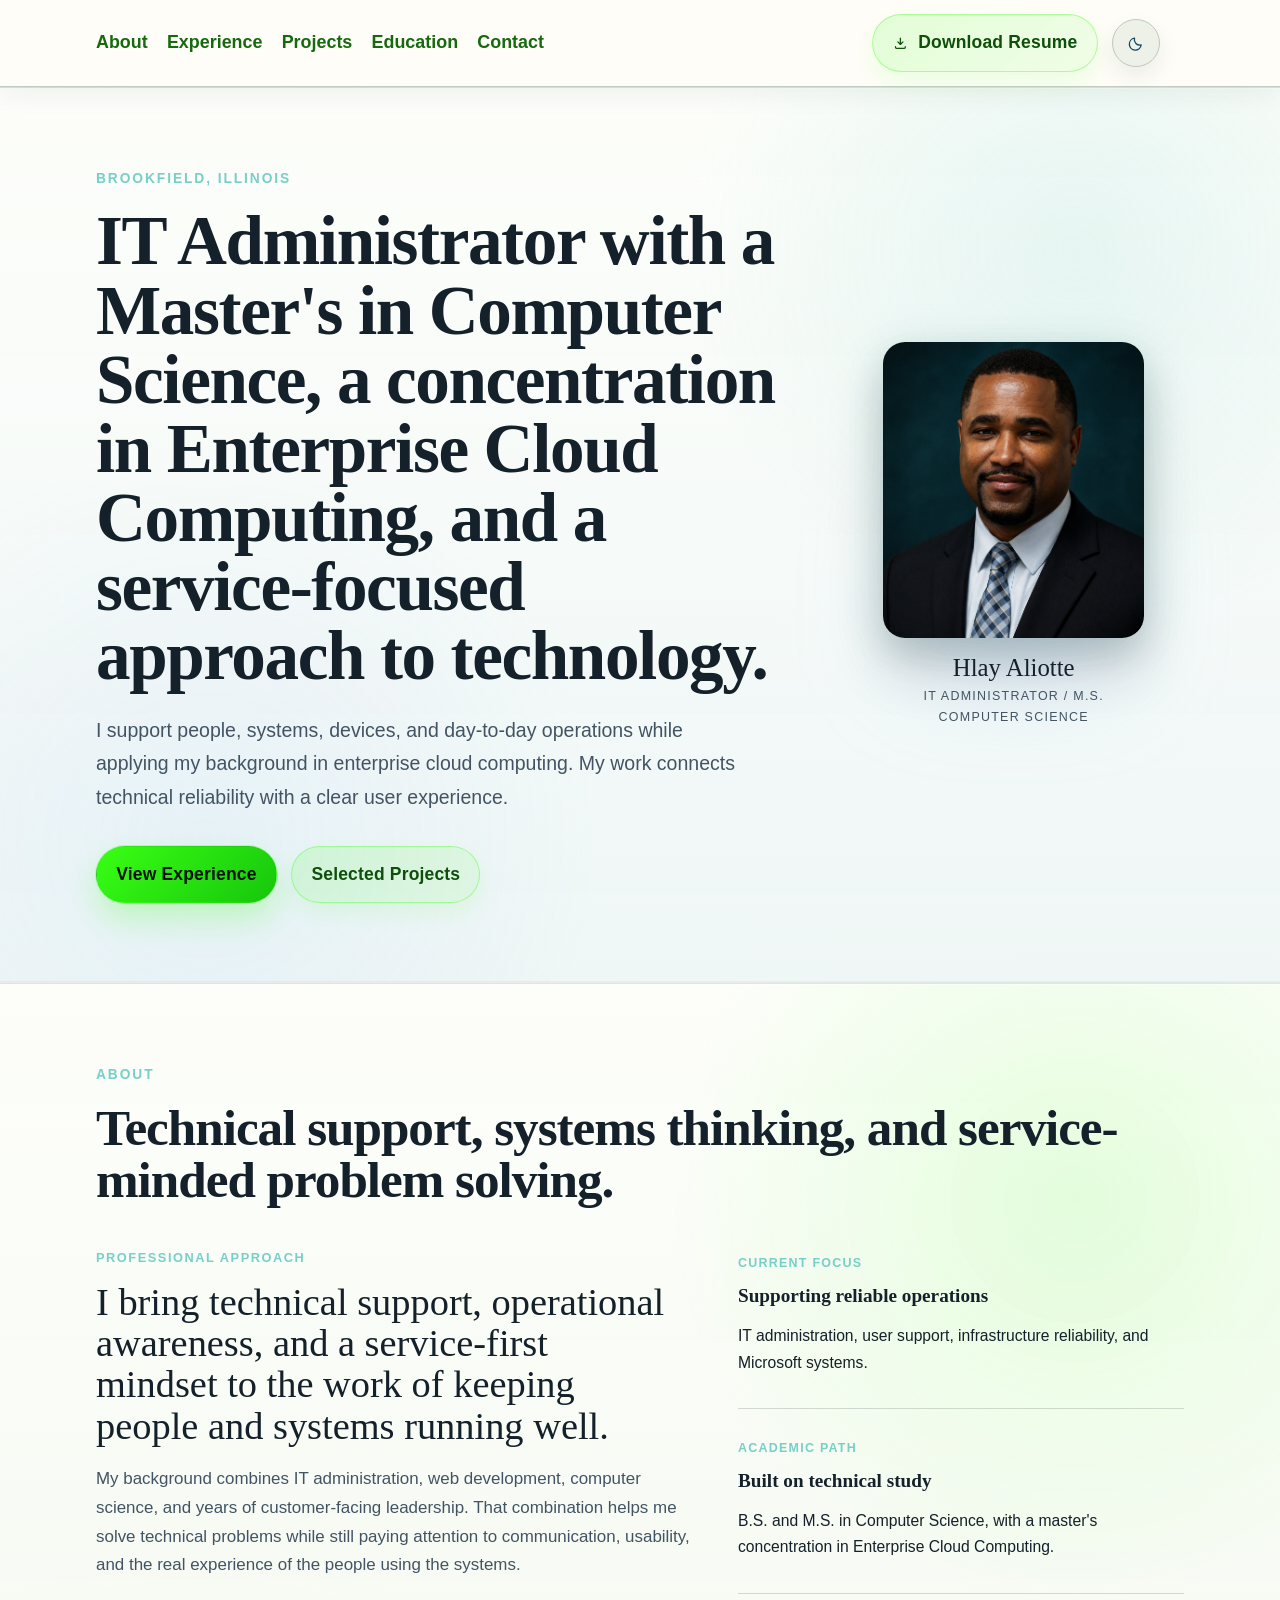
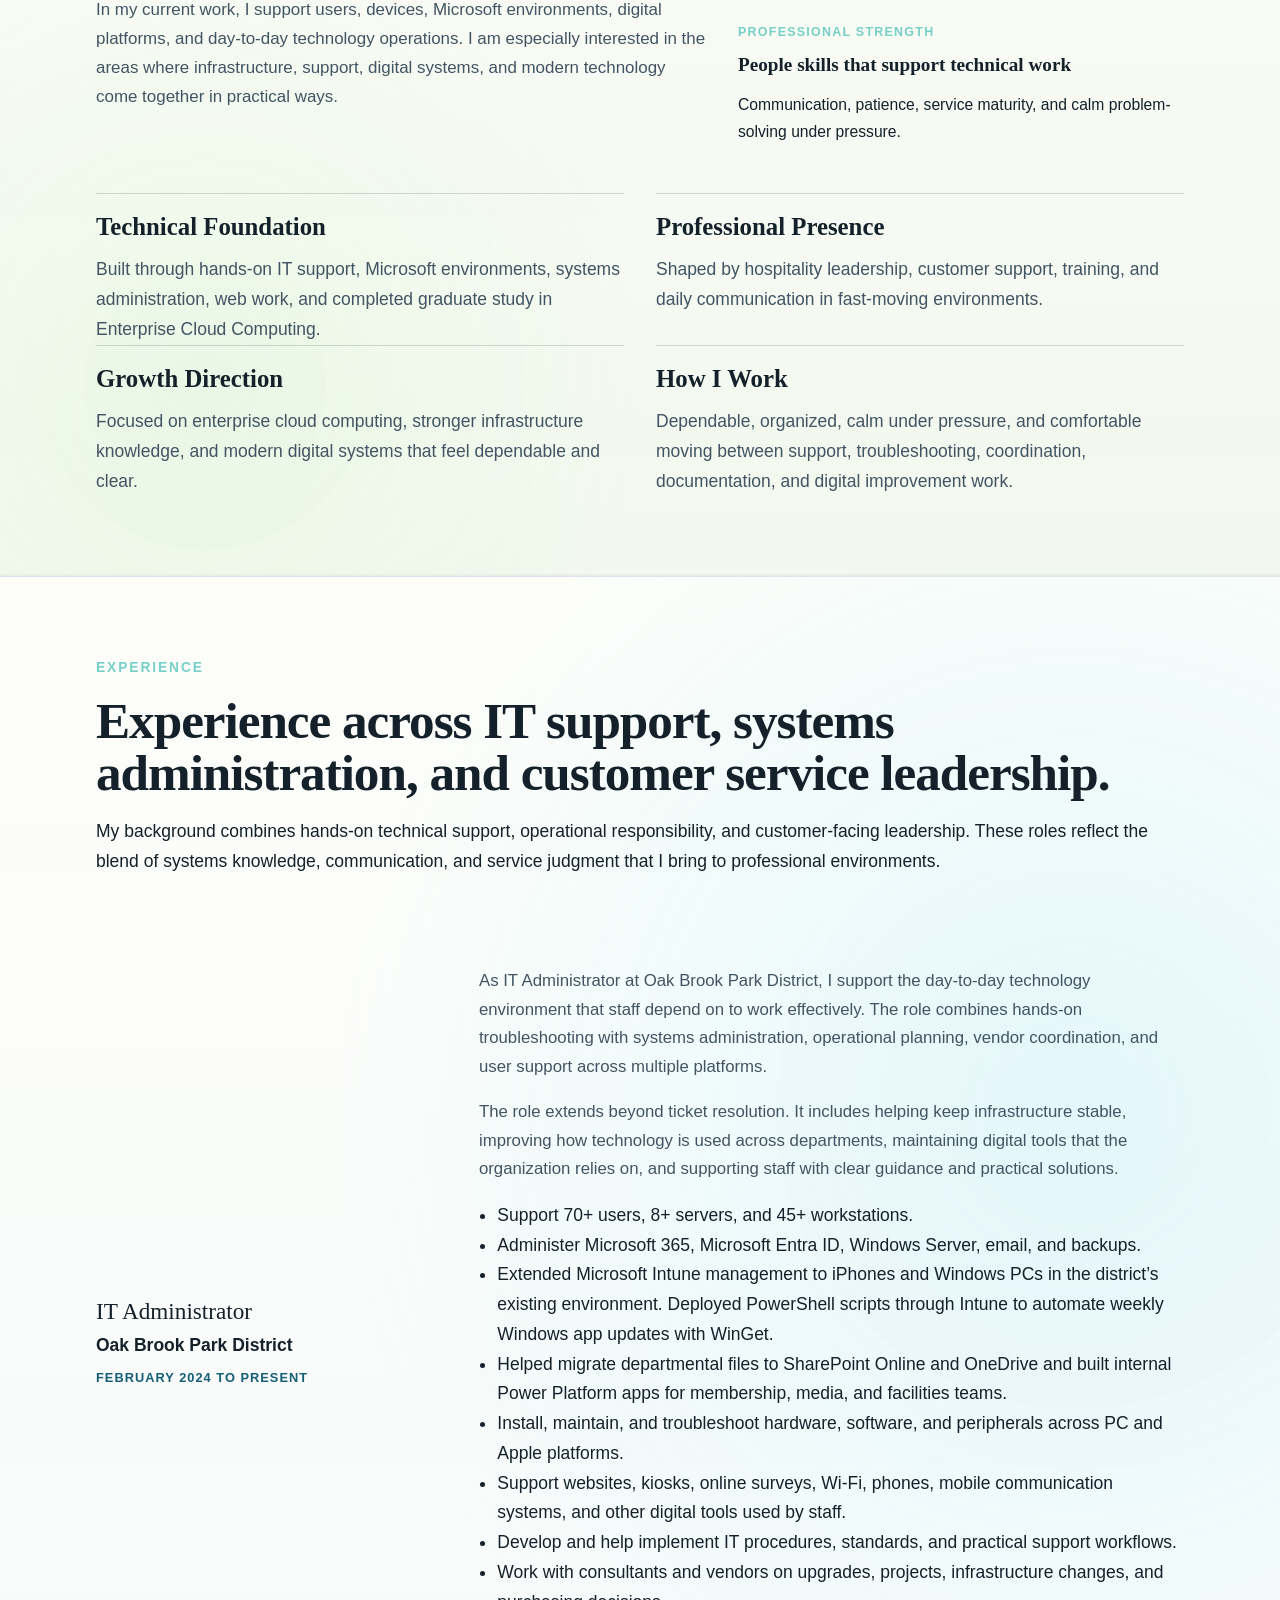
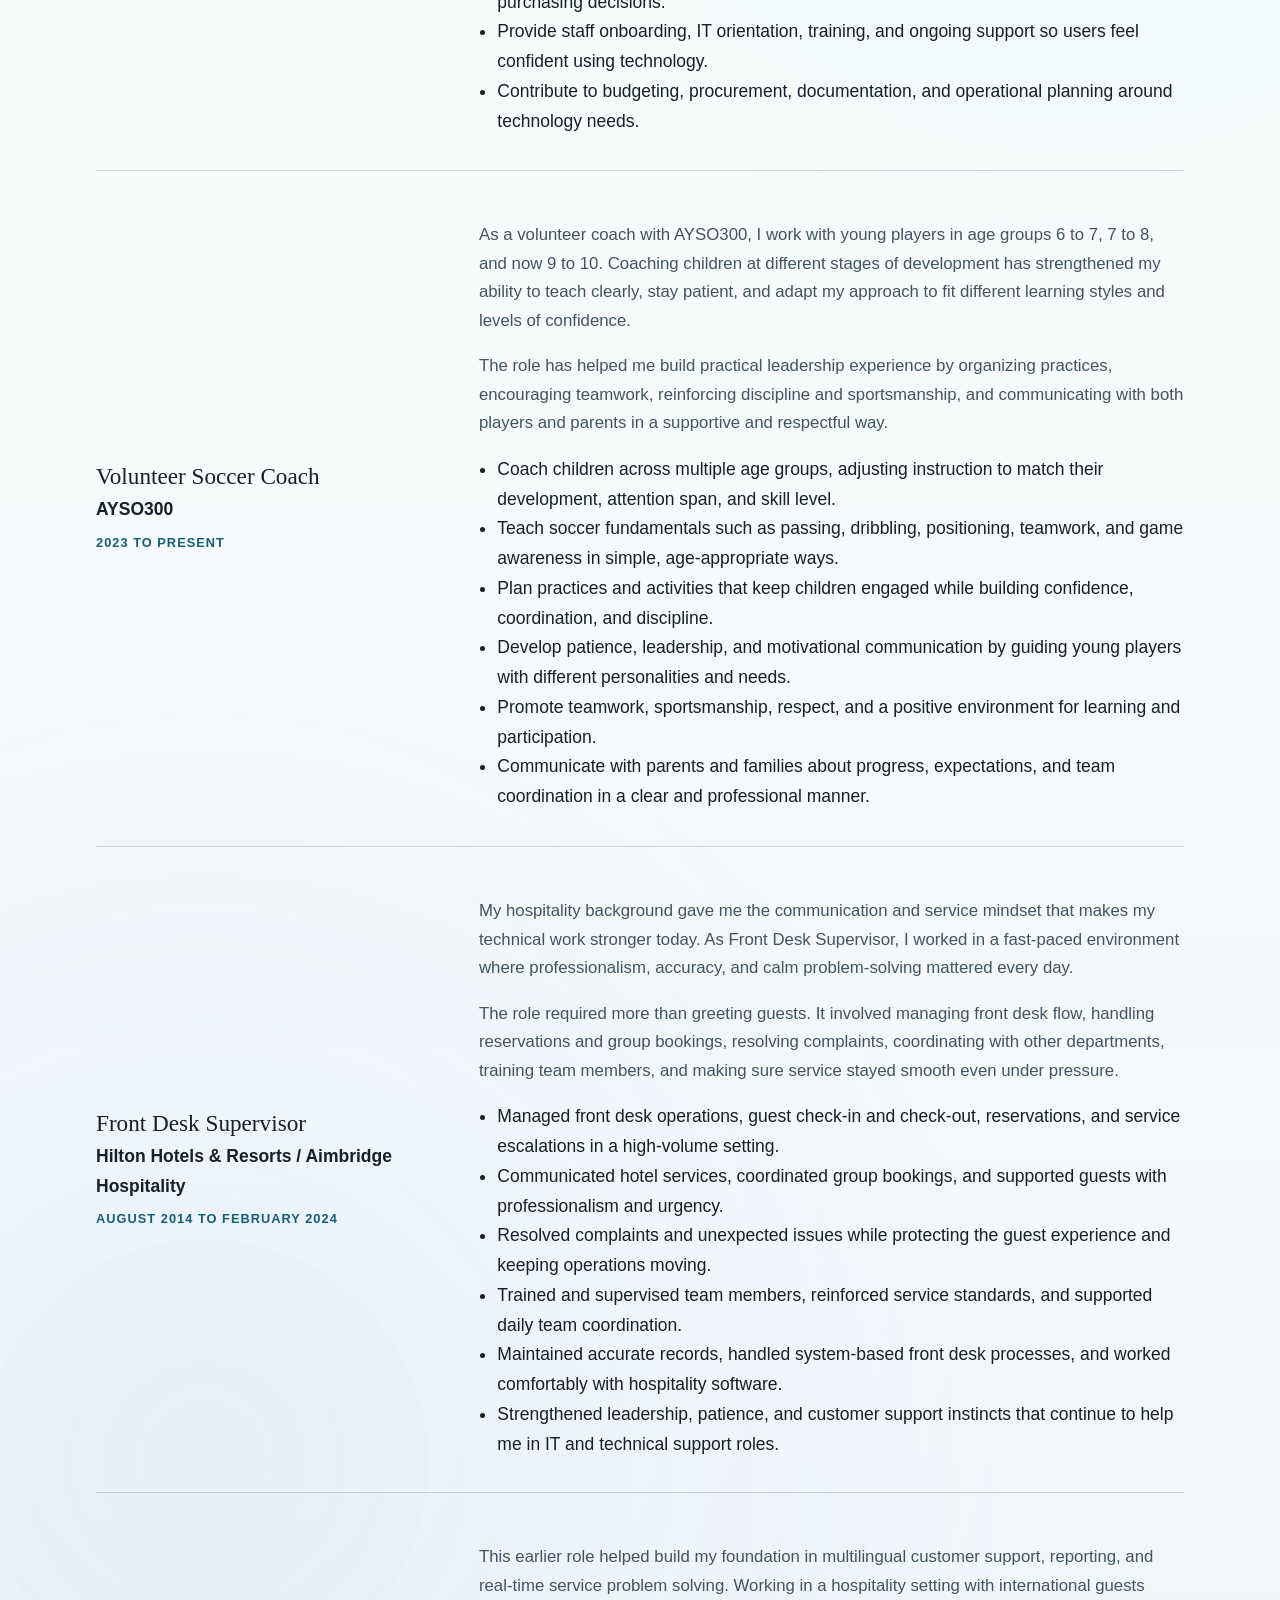
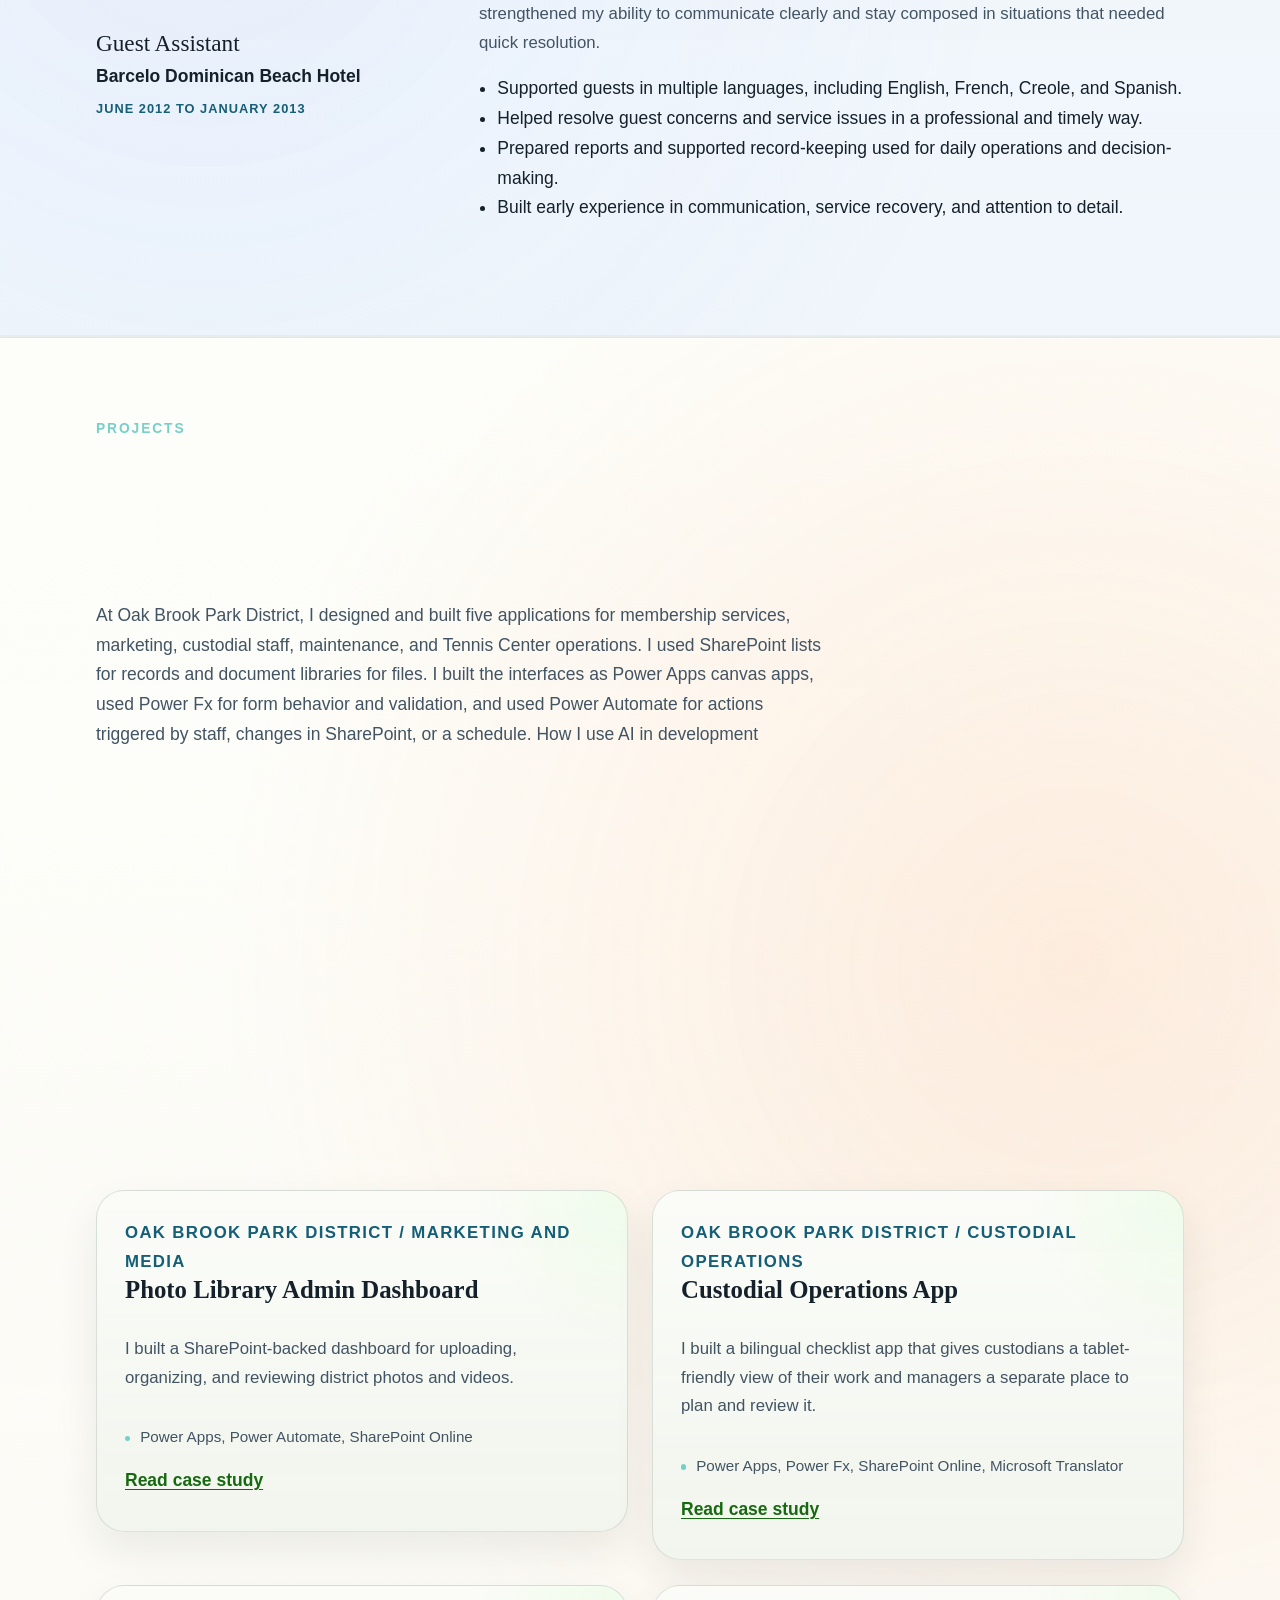
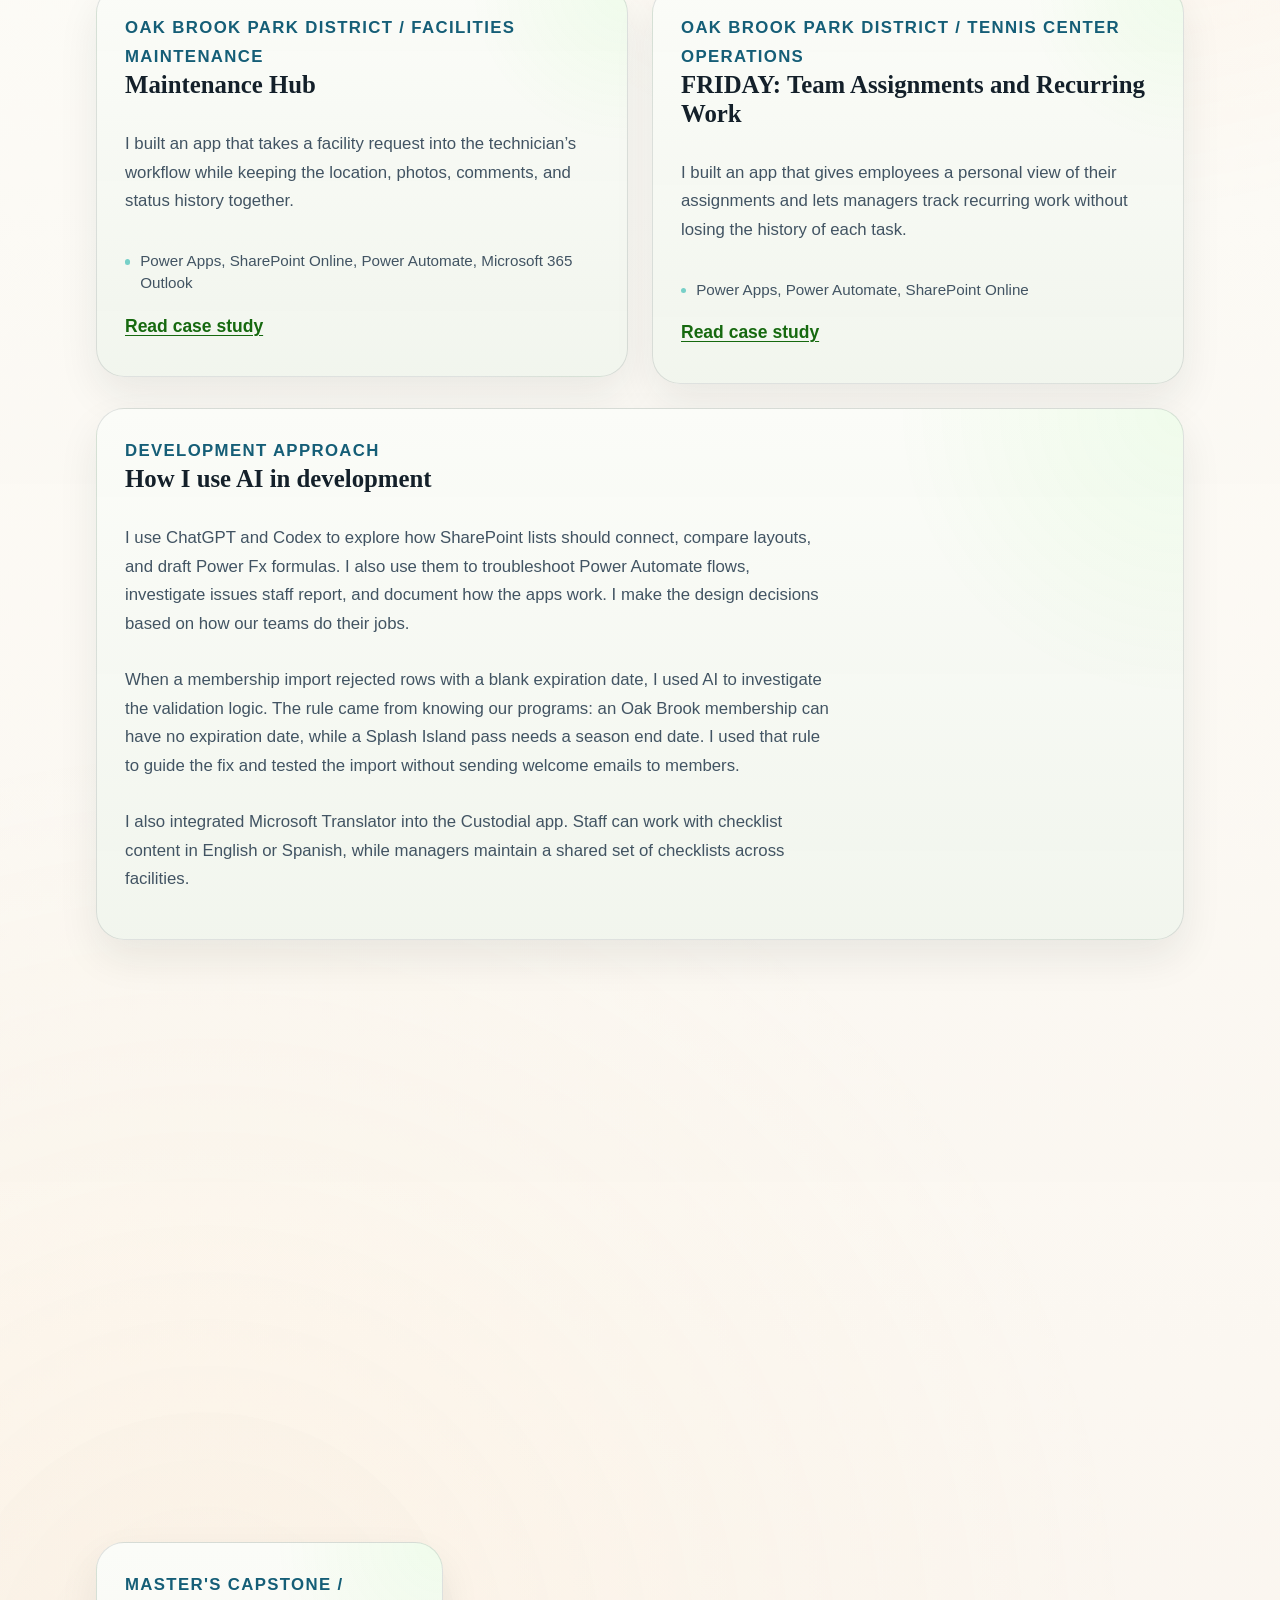
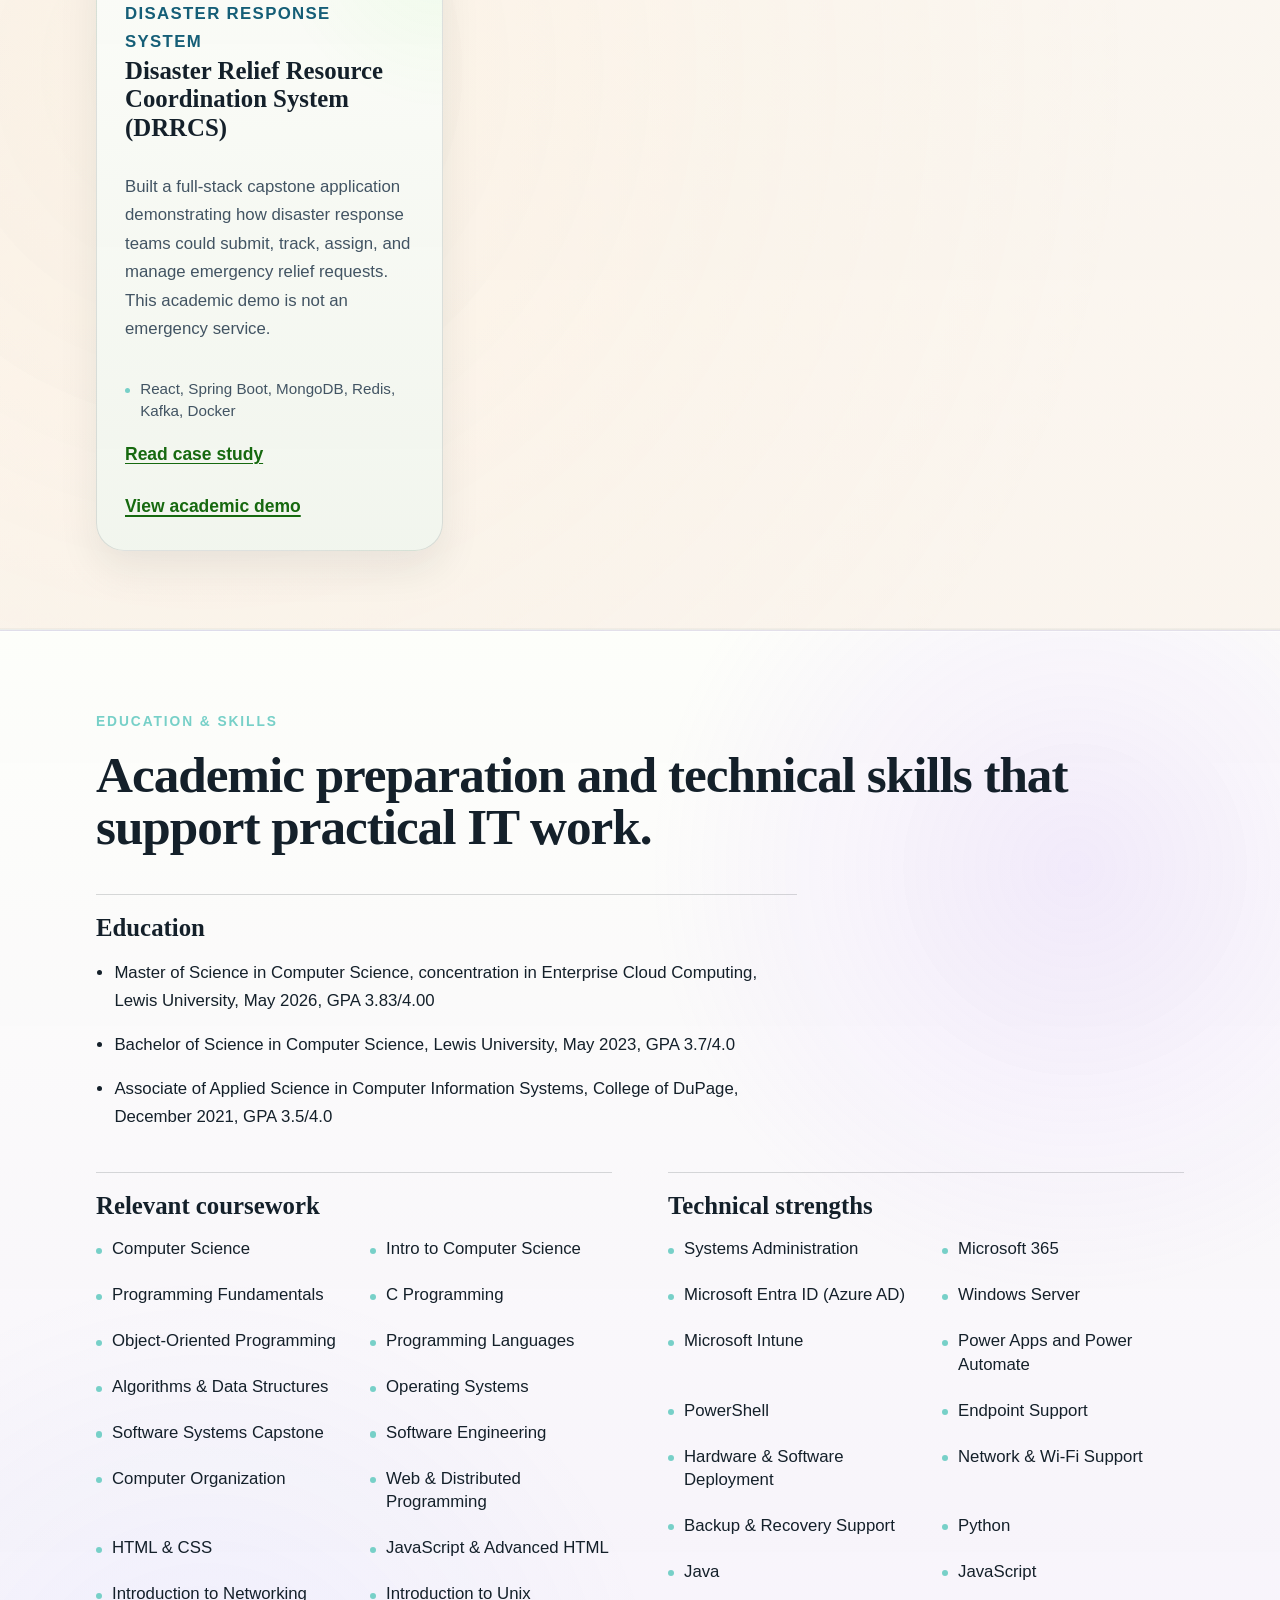
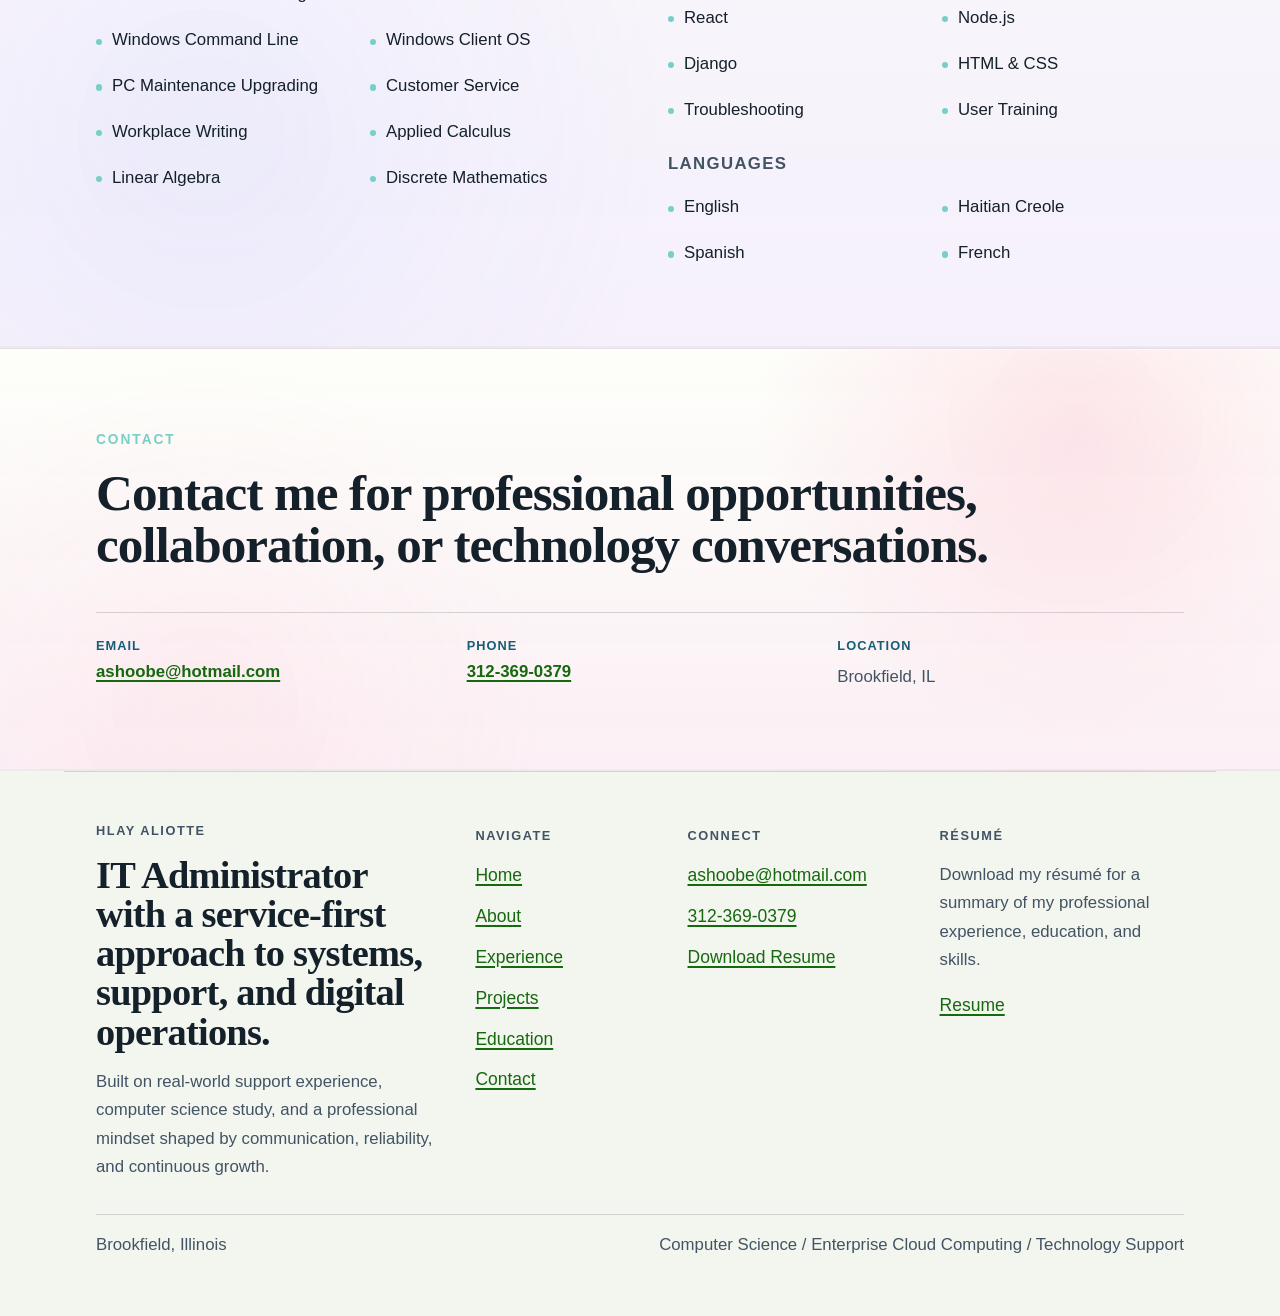
<file: index.html>
<!DOCTYPE html>
<html lang="en">
  <head>
    <meta charset="UTF-8" />
    <meta name="viewport" content="width=device-width, initial-scale=1.0" />
    <meta
      name="description"
      content="Hlay Aliotte is an IT Administrator with a Computer Science background, focused on Microsoft environments, support operations, and clean digital experiences."
    />
    <title>Hlay Aliotte | IT Administrator & Computer Science Portfolio</title>
    <link rel="stylesheet" href="styles.css?v=1323c2db" />
    <style>
      .workplace-grid { grid-template-columns: repeat(2, minmax(0, 1fr)); align-items: start; }
      .workplace-card { scroll-margin-top: 6rem; }
      .workplace-card p { max-width: 62ch; }
      .projects-intro { max-width: 76ch; color: var(--text-soft); margin: 0 0 1.5rem; }
      .project-method { margin-top: 1.5rem; }
      .project-method p:not(.project-kicker) { max-width: 76ch; }
      .project-method p:not(.project-kicker) + p { margin-top: 0.7rem; }
      .project-card .client-site-link { margin-top: 0.95rem; }
      .other-projects { margin-top: 1.5rem; }
      @media (max-width: 780px) {
        .workplace-grid { grid-template-columns: minmax(0, 1fr); }
      }
      .project-case-trigger { align-self: flex-start; margin-top: .65rem; min-height: 44px; border: 0; padding: .2rem 0; background: transparent; font: inherit; font-weight: 650; color: var(--link-accent); cursor: pointer; text-align: left; text-decoration: underline; text-underline-offset: .18em; }
      .project-case-trigger:hover { color: var(--text); }
      .project-case { position: fixed; inset: 0; margin: auto; width: min(48rem, calc(100% - 2rem)); max-width: none; max-height: calc(100% - 2rem); max-height: calc(100dvh - 2rem); padding: 0; overflow: auto; overscroll-behavior: contain; border: 1px solid var(--border); border-radius: var(--radius-md); background: var(--surface); color: var(--text); box-shadow: var(--shadow-lift); }
      .project-case::backdrop { background: rgba(11, 17, 24, .67); }
      .project-case-header { position: sticky; top: 0; z-index: 1; display: flex; align-items: flex-start; justify-content: space-between; gap: .75rem; padding: clamp(.85rem, 3vw, 1.4rem); background: var(--surface); border-bottom: 1px solid var(--border); }
      .project-case-header h2 { font-size: clamp(1.25rem, 3vw, 1.85rem); margin: 0; line-height: 1.2; }
      .project-case-close { min-height: 44px; padding: .4rem .75rem; border: 1px solid var(--border); border-radius: .6rem; background: var(--surface-muted); color: var(--text); font: inherit; font-weight: 650; cursor: pointer; }
      .project-case-close:hover { border-color: var(--link-accent); }
      .project-case-body { padding: clamp(1rem, 4vw, 1.75rem); }
      .project-case-body section + section { margin-top: 1.3rem; padding-top: 1.3rem; border-top: 1px solid var(--border); }
      .project-case-body h3 { font-size: clamp(1.1rem, 2vw, 1.4rem); margin: 0 0 .4rem; }
      .project-case-body p { margin: 0; color: var(--text-soft); line-height: 1.65; }
      .project-case-site { display: inline-block; margin-top: 1.4rem; color: var(--link-accent); font-weight: 650; text-decoration: underline; text-underline-offset: .18em; }
    </style>
  </head>
  <body>
    <a class="skip-link" href="#main-content">Skip to content</a>

    <header class="site-header">
      <div class="nav-shell">
        <button
          class="nav-toggle"
          type="button"
          aria-expanded="false"
          aria-controls="nav-menu"
        >
          <span class="sr-only">Toggle navigation</span>
          <span></span>
          <span></span>
          <span></span>
        </button>

        <nav class="nav-menu" id="nav-menu" aria-label="Primary">
          <div class="nav-links">
            <a href="#about">About</a>
            <a href="#experience">Experience</a>
            <a href="#projects">Projects</a>
            <a href="#education">Education</a>
            <a href="#contact">Contact</a>
          </div>
          <div class="nav-menu-footer">
            <a class="button button-secondary nav-resume-link nav-resume-link-mobile" href="docs/Hlay_Aliotte_Resume_Updated.docx" download>
              <svg class="button-icon" viewBox="0 0 24 24" aria-hidden="true">
                <path
                  d="M12 4.5v9m0 0 3.6-3.6M12 13.5 8.4 9.9M5 16.75v.75A1.5 1.5 0 0 0 6.5 19h11a1.5 1.5 0 0 0 1.5-1.5v-.75"
                  fill="none"
                  stroke="currentColor"
                  stroke-linecap="round"
                  stroke-linejoin="round"
                  stroke-width="1.8"
                />
              </svg>
              <span>Download Resume</span>
            </a>
          </div>
        </nav>

        <div class="nav-actions">
          <a class="button button-secondary nav-resume-link nav-resume-link-desktop" href="docs/Hlay_Aliotte_Resume_Updated.docx" download>
            <svg class="button-icon" viewBox="0 0 24 24" aria-hidden="true">
              <path
                d="M12 4.5v9m0 0 3.6-3.6M12 13.5 8.4 9.9M5 16.75v.75A1.5 1.5 0 0 0 6.5 19h11a1.5 1.5 0 0 0 1.5-1.5v-.75"
                fill="none"
                stroke="currentColor"
                stroke-linecap="round"
                stroke-linejoin="round"
                stroke-width="1.8"
              />
            </svg>
            <span class="nav-resume-label">Download Resume</span>
          </a>
          <button
            class="theme-toggle"
            id="theme-toggle"
            type="button"
            aria-label="Toggle light and dark mode"
            aria-pressed="false"
          >
            <span class="sr-only theme-toggle-text">Light mode active</span>
            <svg class="theme-icon theme-icon-sun" viewBox="0 0 24 24" aria-hidden="true">
              <circle cx="12" cy="12" r="4.1" fill="none" stroke="currentColor" stroke-width="1.7" />
              <path
                d="M12 2.75v2.5M12 18.75v2.5M21.25 12h-2.5M5.25 12h-2.5M18.54 5.46l-1.77 1.77M7.23 16.77l-1.77 1.77M18.54 18.54l-1.77-1.77M7.23 7.23 5.46 5.46"
                fill="none"
                stroke="currentColor"
                stroke-linecap="round"
                stroke-width="1.7"
              />
            </svg>
            <svg class="theme-icon theme-icon-moon" viewBox="0 0 24 24" aria-hidden="true">
              <path
                d="M18.5 14.25A7.25 7.25 0 0 1 9.75 5.5a7.75 7.75 0 1 0 8.75 8.75Z"
                fill="none"
                stroke="currentColor"
                stroke-linecap="round"
                stroke-linejoin="round"
                stroke-width="1.7"
              />
            </svg>
          </button>
        </div>
      </div>
    </header>

    <main id="main-content">
      <section class="hero section" id="home" data-tone="home">
        <div class="hero-copy reveal">
          <p class="eyebrow">Brookfield, Illinois</p>
          <h1>IT Administrator with a Master's in Computer Science, a concentration in Enterprise Cloud Computing, and a service-focused approach to technology.</h1>
          <p class="hero-intro">
            I support people, systems, devices, and day-to-day operations while applying my
            background in enterprise cloud computing. My work connects technical reliability with
            a clear user experience.
          </p>
          <div class="hero-actions">
            <a class="button button-primary" href="#experience">View Experience</a>
            <a class="button button-secondary" href="#projects">Selected Projects</a>
          </div>
        </div>

        <div class="hero-aside reveal">
          <figure class="portrait-card">
            <img
              src="Hlay_Aliotte.png"
              alt="Professional portrait of Hlay Aliotte"
              class="portrait-main"
            />
            <figcaption class="portrait-caption">
              <span class="portrait-name">Hlay Aliotte</span>
              <span class="portrait-title">IT Administrator / M.S. Computer Science</span>
            </figcaption>
          </figure>
        </div>
      </section>

      <section class="section reveal" id="about" data-tone="about">
        <div class="section-heading">
          <p class="eyebrow">About</p>
          <h2>Technical support, systems thinking, and service-minded problem solving.</h2>
        </div>

        <div class="about-showcase">
          <div class="about-column about-column-main">
            <article class="about-intro reveal">
              <p class="about-kicker">Professional approach</p>
              <p class="about-statement">
                I bring technical support, operational awareness, and a service-first mindset to the
                work of keeping people and systems running well.
              </p>
              <div class="about-copy">
                <p>
                  My background combines IT administration, web development, computer science, and
                  years of customer-facing leadership. That combination helps me solve technical
                  problems while still paying attention to communication, usability, and the real
                  experience of the people using the systems.
                </p>
                <p>
                  In my current work, I support users, devices, Microsoft environments, digital
                  platforms, and day-to-day technology operations. I am especially interested in the
                areas where infrastructure, support, digital systems, and modern technology come
                together in practical ways.
              </p>
            </div>
          </article>
          </div>

          <div class="about-column about-column-side">
            <aside class="about-sidebar reveal">
              <article class="about-highlight">
                <span class="about-point-label">Current Focus</span>
                <h3>Supporting reliable operations</h3>
                <p>IT administration, user support, infrastructure reliability, and Microsoft systems.</p>
              </article>

              <article class="about-highlight">
                <span class="about-point-label">Academic Path</span>
                <h3>Built on technical study</h3>
                <p>B.S. and M.S. in Computer Science, with a master's concentration in Enterprise Cloud Computing.</p>
              </article>

              <article class="about-highlight">
                <span class="about-point-label">Professional Strength</span>
                <h3>People skills that support technical work</h3>
                <p>Communication, patience, service maturity, and calm problem-solving under pressure.</p>
              </article>
            </aside>
          </div>
        </div>

        <div class="about-card-grid">
          <article class="about-card reveal">
            <h3>Technical Foundation</h3>
            <p>
              Built through hands-on IT support, Microsoft environments, systems administration,
              web work, and completed graduate study in Enterprise Cloud Computing.
            </p>
          </article>

          <article class="about-card reveal">
            <h3>Professional Presence</h3>
            <p>
              Shaped by hospitality leadership, customer support, training, and daily
              communication in fast-moving environments.
            </p>
          </article>

          <article class="about-card reveal">
            <h3>Growth Direction</h3>
            <p>
              Focused on enterprise cloud computing, stronger infrastructure knowledge, and modern
              digital systems that feel dependable and clear.
            </p>
          </article>

          <article class="about-card reveal">
            <h3>How I Work</h3>
            <p>
              Dependable, organized, calm under pressure, and comfortable moving between support,
              troubleshooting, coordination, documentation, and digital improvement work.
            </p>
          </article>
        </div>
      </section>

      <section class="section" id="experience" data-tone="experience">
        <div class="section-heading reveal">
          <p class="eyebrow">Experience</p>
          <h2>Experience across IT support, systems administration, and customer service leadership.</h2>
          <p>
            My background combines hands-on technical support, operational responsibility, and
            customer-facing leadership. These roles reflect the blend of systems knowledge,
            communication, and service judgment that I bring to professional environments.
          </p>
        </div>

        <div class="experience-list">
          <article class="experience-item reveal">
            <div class="experience-meta">
              <p class="experience-role">IT Administrator</p>
              <p class="experience-org">Oak Brook Park District</p>
              <p class="experience-date">February 2024 to Present</p>
            </div>
            <div class="experience-body">
              <p>
                As IT Administrator at Oak Brook Park District, I support the day-to-day technology
                environment that staff depend on to work effectively. The role combines hands-on
                troubleshooting with systems administration, operational planning, vendor
                coordination, and user support across multiple platforms.
              </p>
              <p>
                The role extends beyond ticket resolution. It includes helping keep infrastructure
                stable, improving how technology is used across departments, maintaining digital
                tools that the organization relies on, and supporting staff with clear guidance and
                practical solutions.
              </p>
              <ul>
                <li>Support 70+ users, 8+ servers, and 45+ workstations.</li>
                <li>Administer Microsoft 365, Microsoft Entra ID, Windows Server, email, and backups.</li>
                <li>Extended Microsoft Intune management to iPhones and Windows PCs in the district’s existing environment. Deployed PowerShell scripts through Intune to automate weekly Windows app updates with WinGet.</li>
                <li>Helped migrate departmental files to SharePoint Online and OneDrive and built internal Power Platform apps for membership, media, and facilities teams.</li>
                <li>Install, maintain, and troubleshoot hardware, software, and peripherals across PC and Apple platforms.</li>
                <li>Support websites, kiosks, online surveys, Wi-Fi, phones, mobile communication systems, and other digital tools used by staff.</li>
                <li>Develop and help implement IT procedures, standards, and practical support workflows.</li>
                <li>Work with consultants and vendors on upgrades, projects, infrastructure changes, and purchasing decisions.</li>
                <li>Provide staff onboarding, IT orientation, training, and ongoing support so users feel confident using technology.</li>
                <li>Contribute to budgeting, procurement, documentation, and operational planning around technology needs.</li>
              </ul>
            </div>
          </article>

          <article class="experience-item reveal">
            <div class="experience-meta">
              <p class="experience-role">Volunteer Soccer Coach</p>
              <p class="experience-org">AYSO300</p>
              <p class="experience-date">2023 to Present</p>
            </div>
            <div class="experience-body">
              <p>
                As a volunteer coach with AYSO300, I work with young players in age groups 6 to 7,
                7 to 8, and now 9 to 10. Coaching children at different stages of development has
                strengthened my ability to teach clearly, stay patient, and adapt my approach to
                fit different learning styles and levels of confidence.
              </p>
              <p>
                The role has helped me build practical leadership experience by organizing
                practices, encouraging teamwork, reinforcing discipline and sportsmanship, and
                communicating with both players and parents in a supportive and respectful way.
              </p>
              <ul>
                <li>Coach children across multiple age groups, adjusting instruction to match their development, attention span, and skill level.</li>
                <li>Teach soccer fundamentals such as passing, dribbling, positioning, teamwork, and game awareness in simple, age-appropriate ways.</li>
                <li>Plan practices and activities that keep children engaged while building confidence, coordination, and discipline.</li>
                <li>Develop patience, leadership, and motivational communication by guiding young players with different personalities and needs.</li>
                <li>Promote teamwork, sportsmanship, respect, and a positive environment for learning and participation.</li>
                <li>Communicate with parents and families about progress, expectations, and team coordination in a clear and professional manner.</li>
              </ul>
            </div>
          </article>

          <article class="experience-item reveal">
            <div class="experience-meta">
              <p class="experience-role">Front Desk Supervisor</p>
              <p class="experience-org">Hilton Hotels &amp; Resorts / Aimbridge Hospitality</p>
              <p class="experience-date">August 2014 to February 2024</p>
            </div>
            <div class="experience-body">
              <p>
                My hospitality background gave me the communication and service mindset that makes
                my technical work stronger today. As Front Desk Supervisor, I worked in a fast-paced
                environment where professionalism, accuracy, and calm problem-solving mattered every
                day.
              </p>
              <p>
                The role required more than greeting guests. It involved managing front desk flow,
                handling reservations and group bookings, resolving complaints, coordinating with
                other departments, training team members, and making sure service stayed smooth even
                under pressure.
              </p>
              <ul>
                <li>Managed front desk operations, guest check-in and check-out, reservations, and service escalations in a high-volume setting.</li>
                <li>Communicated hotel services, coordinated group bookings, and supported guests with professionalism and urgency.</li>
                <li>Resolved complaints and unexpected issues while protecting the guest experience and keeping operations moving.</li>
                <li>Trained and supervised team members, reinforced service standards, and supported daily team coordination.</li>
                <li>Maintained accurate records, handled system-based front desk processes, and worked comfortably with hospitality software.</li>
                <li>Strengthened leadership, patience, and customer support instincts that continue to help me in IT and technical support roles.</li>
              </ul>
            </div>
          </article>

          <article class="experience-item reveal">
            <div class="experience-meta">
              <p class="experience-role">Guest Assistant</p>
              <p class="experience-org">Barcelo Dominican Beach Hotel</p>
              <p class="experience-date">June 2012 to January 2013</p>
            </div>
            <div class="experience-body">
              <p>
                This earlier role helped build my foundation in multilingual customer support,
                reporting, and real-time service problem solving. Working in a hospitality setting
                with international guests strengthened my ability to communicate clearly and stay
                composed in situations that needed quick resolution.
              </p>
              <ul>
                <li>Supported guests in multiple languages, including English, French, Creole, and Spanish.</li>
                <li>Helped resolve guest concerns and service issues in a professional and timely way.</li>
                <li>Prepared reports and supported record-keeping used for daily operations and decision-making.</li>
                <li>Built early experience in communication, service recovery, and attention to detail.</li>
              </ul>
            </div>
          </article>
        </div>
      </section>

      <section class="section" id="projects" data-tone="projects">
        <div class="section-heading reveal">
          <p class="eyebrow">Projects</p>
          <h2>Work projects, client websites, and academic applications.</h2>
        </div>

        <p class="projects-intro">
          At Oak Brook Park District, I designed and built five applications for membership services,
          marketing, custodial staff, maintenance, and Tennis Center operations. I used SharePoint
          lists for records and document libraries for files. I built the interfaces as Power Apps canvas
          apps, used Power Fx for form behavior and validation, and used Power Automate for actions
          triggered by staff, changes in SharePoint, or a schedule.
          <a href="#ai-in-development">How I use AI in development</a>
        </p>
        <div class="project-grid workplace-grid" role="group" aria-label="Workplace case studies">
          <article class="project-card workplace-card reveal" id="sharepoint-teams">
            <p class="project-kicker">Oak Brook Park District / Workplace project</p>
            <h3>SharePoint and Teams Integration</h3>
            <p>I helped move departmental files into Microsoft 365 and gave staff a consistent way to find, access, and share their documents.</p>
            <ul class="project-tech-list"><li>SharePoint Online, Microsoft Teams, OneDrive</li></ul>
            <button type="button" class="project-case-trigger" aria-haspopup="dialog" aria-controls="case-sharepoint-teams" aria-label="Read case study: SharePoint and Teams Integration">Read case study</button>
          </article>

          <article class="project-card workplace-card reveal" id="digital-membership">
            <p class="project-kicker">Oak Brook Park District / Membership services</p>
            <h3>Digital Membership Cards</h3>
            <p>I built a staff app that takes an ActiveNet export through validation and email delivery, so members can add their cards to Apple Wallet or Google Wallet.</p>
            <ul class="project-tech-list"><li>Power Apps, Power Automate, SharePoint Online, Node.js, Azure Functions</li></ul>
            <button type="button" class="project-case-trigger" aria-haspopup="dialog" aria-controls="case-digital-membership" aria-label="Read case study: Digital Membership Cards">Read case study</button>
          </article>

          <article class="project-card workplace-card reveal" id="photo-library">
            <p class="project-kicker">Oak Brook Park District / Marketing and media</p>
            <h3>Photo Library Admin Dashboard</h3>
            <p>I built a SharePoint-backed dashboard for uploading, organizing, and reviewing district photos and videos.</p>
            <ul class="project-tech-list"><li>Power Apps, Power Automate, SharePoint Online</li></ul>
            <button type="button" class="project-case-trigger" aria-haspopup="dialog" aria-controls="case-photo-library" aria-label="Read case study: Photo Library Admin Dashboard">Read case study</button>
          </article>

          <article class="project-card workplace-card reveal" id="facilities-apps">
            <p class="project-kicker">Oak Brook Park District / Custodial operations</p>
            <h3>Custodial Operations App</h3>
            <p>I built a bilingual checklist app that gives custodians a tablet-friendly view of their work and managers a separate place to plan and review it.</p>
            <ul class="project-tech-list"><li>Power Apps, Power Fx, SharePoint Online, Microsoft Translator</li></ul>
            <button type="button" class="project-case-trigger" aria-haspopup="dialog" aria-controls="case-facilities-apps" aria-label="Read case study: Custodial Operations App">Read case study</button>
          </article>

          <article class="project-card workplace-card reveal" id="maintenance-hub">
            <p class="project-kicker">Oak Brook Park District / Facilities maintenance</p>
            <h3>Maintenance Hub</h3>
            <p>I built an app that takes a facility request into the technician’s workflow while keeping the location, photos, comments, and status history together.</p>
            <ul class="project-tech-list"><li>Power Apps, SharePoint Online, Power Automate, Microsoft 365 Outlook</li></ul>
            <button type="button" class="project-case-trigger" aria-haspopup="dialog" aria-controls="case-maintenance-hub" aria-label="Read case study: Maintenance Hub">Read case study</button>
          </article>

          <article class="project-card workplace-card reveal" id="friday">
            <p class="project-kicker">Oak Brook Park District / Tennis Center operations</p>
            <h3>FRIDAY: Team Assignments and Recurring Work</h3>
            <p>I built an app that gives employees a personal view of their assignments and lets managers track recurring work without losing the history of each task.</p>
            <ul class="project-tech-list"><li>Power Apps, Power Automate, SharePoint Online</li></ul>
            <button type="button" class="project-case-trigger" aria-haspopup="dialog" aria-controls="case-friday" aria-label="Read case study: FRIDAY: Team Assignments and Recurring Work">Read case study</button>
          </article>
        </div>

        <section class="project-card workplace-card project-method" id="ai-in-development" aria-labelledby="ai-heading">
          <p class="project-kicker">Development approach</p>
          <h3 id="ai-heading">How I use AI in development</h3>
          <p>
            I use ChatGPT and Codex to explore how SharePoint lists should connect, compare layouts,
            and draft Power Fx formulas. I also use them to troubleshoot Power Automate flows,
            investigate issues staff report, and document how the apps work. I make the design
            decisions based on how our teams do their jobs.
          </p>
          <p>
            When a membership import rejected rows with a blank expiration date, I used AI to
            investigate the validation logic. The rule came from knowing our programs: an Oak Brook
            membership can have no expiration date, while a Splash Island pass needs a season end
            date. I used that rule to guide the fix and tested the import without sending welcome emails
            to members.
          </p>
          <p>
            I also integrated Microsoft Translator into the Custodial app. Staff can work with
            checklist content in English or Spanish, while managers maintain a shared set of
            checklists across facilities.
          </p>
        </section>

        <div class="project-grid other-projects" role="group" aria-label="Client and academic projects">
          <article class="project-card workplace-card reveal" id="albert-manick">
            <p class="project-kicker">Client website / Author and artist</p>
            <h3>Albert Manick: Author and Artist Website</h3>
            <p>I designed Albert Manick’s Django website and built a custom publishing dashboard so readers can explore his work and he can update the site himself.</p>
            <ul class="project-tech-list">
              <li>Python, Django, MySQL, Tiptap</li>
              <li>Django templates, HTML, CSS, JavaScript, PythonAnywhere</li>
            </ul>
            <button type="button" class="project-case-trigger" aria-haspopup="dialog" aria-controls="case-albert-manick" aria-label="Read case study: Albert Manick">Read case study</button>
            <a class="client-site-link" href="https://www.albertmanick.com/" target="_blank" rel="noreferrer">Visit Albert Manick’s website</a>
          </article>

          <article class="project-card workplace-card reveal" id="volunteer-platform">
            <p class="project-kicker">Undergraduate Capstone / Volunteer coordination</p>
            <h3>Volunteer Platform</h3>
            <p>
              Built a responsive web application that helps volunteers discover organizations,
              review service opportunities, and connect with causes that need support.
            </p>
            <ul class="project-tech-list"><li>React, Node.js, Firebase</li></ul>
            <button type="button" class="project-case-trigger" aria-haspopup="dialog" aria-controls="case-volunteer-platform" aria-label="Read case study: Volunteer Platform">Read case study</button>
            <a class="client-site-link" href="https://volunteer-project-e97cb.web.app/" target="_blank" rel="noreferrer">
              Visit live project
            </a>
          </article>

          <article class="project-card workplace-card reveal" id="mqs-hvac">
            <p class="project-kicker">Business website / Responsive web delivery</p>
            <h3>MQS Heating &amp; Air Conditioning Website Design</h3>
            <p>I designed MQS’s Wix site, built an illustrated guide to nine HVAC services, and made it easier for customers to call, email, or text from their phones.</p>
            <ul class="project-tech-list"><li>Wix, HTML, CSS, JavaScript</li></ul>
            <button type="button" class="project-case-trigger" aria-haspopup="dialog" aria-controls="case-mqs-hvac" aria-label="Read case study: MQS Heating &amp; Air Conditioning Website Design">Read case study</button>
            <a class="client-site-link" href="https://www.mqshvac.com/" target="_blank" rel="noreferrer">View website</a>
          </article>

          <article class="project-card workplace-card reveal" id="disaster-relief">
            <p class="project-kicker">Master's Capstone / Disaster response system</p>
            <h3>Disaster Relief Resource Coordination System (DRRCS)</h3>
            <p>
              Built a full-stack capstone application demonstrating how disaster response teams
              could submit, track, assign, and manage emergency relief requests. This academic demo
              is not an emergency service.
            </p>
            <ul class="project-tech-list"><li>React, Spring Boot, MongoDB, Redis, Kafka, Docker</li></ul>
            <button type="button" class="project-case-trigger" aria-haspopup="dialog" aria-controls="case-disaster-relief" aria-label="Read case study: Disaster Relief Resource Coordination System (DRRCS)">Read case study</button>
            <a class="client-site-link" href="https://disaster-relief-resource-coordinati.vercel.app/" target="_blank" rel="noreferrer">
              View academic demo
            </a>
          </article>
        </div>
      </section>

      <section class="section" id="education" data-tone="education">
        <div class="section-heading reveal">
          <p class="eyebrow">Education &amp; Skills</p>
          <h2>Academic preparation and technical skills that support practical IT work.</h2>
        </div>

        <div class="education-layout">
          <article class="education-card education-summary reveal">
            <h3>Education</h3>
            <ul class="plain-list">
              <li>Master of Science in Computer Science, concentration in Enterprise Cloud Computing, Lewis University, May 2026, GPA 3.83/4.00</li>
              <li>Bachelor of Science in Computer Science, Lewis University, May 2023, GPA 3.7/4.0</li>
              <li>Associate of Applied Science in Computer Information Systems, College of DuPage, December 2021, GPA 3.5/4.0</li>
            </ul>
          </article>

          <article class="education-card education-coursework reveal">
            <h3>Relevant coursework</h3>
            <ul class="tag-list">
              <li>Computer Science</li>
              <li>Intro to Computer Science</li>
              <li>Programming Fundamentals</li>
              <li>C Programming</li>
              <li>Object-Oriented Programming</li>
              <li>Programming Languages</li>
              <li>Algorithms &amp; Data Structures</li>
              <li>Operating Systems</li>
              <li>Software Systems Capstone</li>
              <li>Software Engineering</li>
              <li>Computer Organization</li>
              <li>Web &amp; Distributed Programming</li>
              <li>HTML &amp; CSS</li>
              <li>JavaScript &amp; Advanced HTML</li>
              <li>Introduction to Networking</li>
              <li>Introduction to Unix</li>
              <li>Windows Command Line</li>
              <li>Windows Client OS</li>
              <li>PC Maintenance Upgrading</li>
              <li>Customer Service</li>
              <li>Workplace Writing</li>
              <li>Applied Calculus</li>
              <li>Linear Algebra</li>
              <li>Discrete Mathematics</li>
            </ul>
          </article>

          <article class="education-card education-strengths reveal">
            <h3>Technical strengths</h3>
            <ul class="tag-list">
              <li>Systems Administration</li>
              <li>Microsoft 365</li>
              <li>Microsoft Entra ID (Azure AD)</li>
              <li>Windows Server</li>
              <li>Microsoft Intune</li>
                <li>Power Apps and Power Automate</li>
                <li>PowerShell</li>
              <li>Endpoint Support</li>
              <li>Hardware &amp; Software Deployment</li>
              <li>Network &amp; Wi-Fi Support</li>
              <li>Backup &amp; Recovery Support</li>
              <li>Python</li>
              <li>Java</li>
              <li>JavaScript</li>
              <li>React</li>
              <li>Node.js</li>
              <li>Django</li>
              <li>HTML &amp; CSS</li>
              <li>Troubleshooting</li>
              <li>User Training</li>
            </ul>
            <p class="skills-subheading">Languages</p>
            <ul class="tag-list tag-list-languages">
              <li>English</li>
              <li>Haitian Creole</li>
              <li>Spanish</li>
              <li>French</li>
            </ul>
          </article>

        </div>
      </section>

      <section class="section section-narrow" id="contact" data-tone="contact">
        <div class="section-heading reveal">
          <p class="eyebrow">Contact</p>
          <h2>Contact me for professional opportunities, collaboration, or technology conversations.</h2>
        </div>

        <div class="contact-panel reveal">
          <div>
            <p class="contact-label">Email</p>
            <a class="contact-link" href="mailto:ashoobe@hotmail.com">ashoobe@hotmail.com</a>
          </div>
          <div>
            <p class="contact-label">Phone</p>
            <a class="contact-link" href="tel:+13123690379">312-369-0379</a>
          </div>
          <div>
            <p class="contact-label">Location</p>
            <p class="contact-value">Brookfield, IL</p>
          </div>
        </div>
      </section>
    </main>

    <footer class="site-footer">
      <div class="footer-grid">
        <div class="footer-brand">
          <p class="footer-eyebrow">Hlay Aliotte</p>
          <h2>IT Administrator with a service-first approach to systems, support, and digital operations.</h2>
          <p class="footer-copy">
            Built on real-world support experience, computer science study, and a professional
            mindset shaped by communication, reliability, and continuous growth.
          </p>
        </div>

        <div class="footer-column">
          <p class="footer-heading">Navigate</p>
          <div class="footer-links">
            <a href="#home">Home</a>
            <a href="#about">About</a>
            <a href="#experience">Experience</a>
            <a href="#projects">Projects</a>
            <a href="#education">Education</a>
            <a href="#contact">Contact</a>
          </div>
        </div>

        <div class="footer-column">
          <p class="footer-heading">Connect</p>
          <div class="footer-links">
            <a href="mailto:ashoobe@hotmail.com">ashoobe@hotmail.com</a>
            <a href="tel:+13123690379">312-369-0379</a>
            <a href="docs/Hlay_Aliotte_Resume_Updated.docx" download>Download Resume</a>
          </div>
        </div>

        <div class="footer-column">
          <p class="footer-heading">Résumé</p>
          <p class="footer-copy footer-copy-compact">
            Download my résumé for a summary of my professional experience, education, and skills.
          </p>
          <div class="footer-links">
            <a href="docs/Hlay_Aliotte_Resume_Updated.docx" download>Resume</a>
          </div>
        </div>
      </div>

      <div class="footer-bottom">
        <p>Brookfield, Illinois</p>
        <p>Computer Science / Enterprise Cloud Computing / Technology Support</p>
      </div>
    </footer>

    <script src="script.js"></script>
    <dialog id="case-sharepoint-teams" class="project-case" aria-labelledby="case-sharepoint-teams-title">
      <div class="project-case-header">
        <h2 id="case-sharepoint-teams-title">SharePoint and Teams Integration</h2>
        <form method="dialog"><button class="project-case-close" type="submit" autofocus>Close</button></form>
      </div>
      <div class="project-case-body">
        <section>
          <h3>The challenge</h3>
          <p>Departments needed a common folder structure and access to the right documents, whether staff were working from a computer or a phone.</p>
        </section>
        <section>
          <h3>My role</h3>
          <p>I helped migrate departmental files to SharePoint Online and OneDrive, standardize folder structures, and organize access around each department’s needs. I trained staff to find documents on desktop and mobile and to share them directly from SharePoint.</p>
        </section>
        <section>
          <h3>What changed</h3>
          <p>Departments had a common folder structure and appropriate access. Staff could find and share documents from desktop and mobile using the same process.</p>
        </section>
      </div>
    </dialog>

    <dialog id="case-digital-membership" class="project-case" aria-labelledby="case-digital-membership-title">
      <div class="project-case-header">
        <h2 id="case-digital-membership-title">Digital Membership Cards</h2>
        <form method="dialog"><button class="project-case-close" type="submit" autofocus>Close</button></form>
      </div>
      <div class="project-case-body">
        <section>
          <h3>The challenge</h3>
          <p>When a member called about a missing card, staff needed to know whether the record had been imported, whether a card had been created, and what happened to the email.</p>
        </section>
        <section>
          <h3>Data and workflow</h3>
          <p>I organized the data across 15 SharePoint lists and a document library. Each upload has a batch ID, and each row gets a validation result. Staff can correct a missing pass number or invalid email without holding back valid rows. A member ID links the record to its passes and delivery attempts.</p>
        </section>
        <section>
          <h3>Wallet and delivery integration</h3>
          <p>Node.js functions parse CSV and Excel exports, generate signed Apple Wallet passes and Google Wallet cards, and encode the existing membership number as a Code 128 barcode. A separate delivery check is designed to use Exchange message trace to distinguish a send attempt from delivery to the receiving mail server.</p>
        </section>
        <section>
          <h3>How staff use it</h3>
          <p>Staff can search by pass number, review and correct imports, and resend cards. Managers can update the card design and set the season end date for Splash Island passes. Oak Brook memberships can be issued without an expiration date. The front desk can keep scanning the existing membership number.</p>
        </section>
      </div>
    </dialog>

    <dialog id="case-photo-library" class="project-case" aria-labelledby="case-photo-library-title">
      <div class="project-case-header">
        <h2 id="case-photo-library-title">Photo Library Admin Dashboard</h2>
        <form method="dialog"><button class="project-case-close" type="submit" autofocus>Close</button></form>
      </div>
      <div class="project-case-body">
        <section>
          <h3>The challenge</h3>
          <p>Large videos could appear in the library before they finished uploading. Moving a folder could also leave its files named for their old location.</p>
        </section>
        <section>
          <h3>Data and review</h3>
          <p>I separated the media library from lists that track upload requests, approved destinations, and dashboard summaries. I kept the original filename alongside the managed name, so reviewers can trace an upload and compare a suspected duplicate with the earlier file before choosing which copy to keep.</p>
        </section>
        <section>
          <h3>Automation</h3>
          <p>Power Automate checks the destination and uses file size, modification time, and checkout status to assess whether a video is ready. File naming uses the folder path and SharePoint file ID. A scheduled flow updates affected filenames in place after a folder moves, and a separate flow calculates dashboard totals in batches.</p>
        </section>
        <section>
          <h3>What changed</h3>
          <p>Staff can reorganize collections without renaming files one by one. Reviewers can inspect potentially duplicate uploads before anything is removed.</p>
        </section>
      </div>
    </dialog>

    <dialog id="case-facilities-apps" class="project-case" aria-labelledby="case-facilities-apps-title">
      <div class="project-case-header">
        <h2 id="case-facilities-apps-title">Custodial Operations App</h2>
        <form method="dialog"><button class="project-case-close" type="submit" autofocus>Close</button></form>
      </div>
      <div class="project-case-body">
        <section>
          <h3>The challenge</h3>
          <p>A manager needs to create checklists and assign shifts by site. A custodian on an iPad needs to open an assignment, answer a question, take a photo, and move on.</p>
        </section>
        <section>
          <h3>Data and workflow</h3>
          <p>SharePoint stores checklist templates and versions, assignments, submissions, and answers. I tied each photo to the answer it documents. A manager can trace it back to the checklist item, submission, and assignment without relying on the filename.</p>
        </section>
        <section>
          <h3>Interface</h3>
          <p>I built separate views with larger touch controls for tablets and a more compact desktop layout. Microsoft Translator lets employees use English or Spanish checklist content while managers maintain a shared checklist across facilities. The app also records inventory transactions so managers can review supply activity.</p>
        </section>
      </div>
    </dialog>

    <dialog id="case-maintenance-hub" class="project-case" aria-labelledby="case-maintenance-hub-title">
      <div class="project-case-header">
        <h2 id="case-maintenance-hub-title">Maintenance Hub</h2>
        <form method="dialog"><button class="project-case-close" type="submit" autofocus>Close</button></form>
      </div>
      <div class="project-case-body">
        <section>
          <h3>Data design</h3>
          <p>A ticket ID connects the request to its comments and status changes. The Maintenance Hub and Custodial app use the same facility directory. I kept recurring service plans separate from individual service records so the team can see what was planned and what was completed.</p>
        </section>
        <section>
          <h3>Visibility and workflow</h3>
          <p>I separated internal technician notes from updates intended for requesters. When a status change or public comment needs an email, the app adds it to a SharePoint outbox, and Power Automate processes it through Outlook.</p>
        </section>
        <section>
          <h3>Why it matters</h3>
          <p>Technicians get the context they need to work a ticket, requesters see updates relevant to them, and IT has a record to check if a notification is missing.</p>
        </section>
      </div>
    </dialog>

    <dialog id="case-friday" class="project-case" aria-labelledby="case-friday-title">
      <div class="project-case-header">
        <h2 id="case-friday-title">FRIDAY: Team Assignments and Recurring Work</h2>
        <form method="dialog"><button class="project-case-close" type="submit" autofocus>Close</button></form>
      </div>
      <div class="project-case-body">
        <section>
          <h3>Data design</h3>
          <p>I separated a recurring task series from its individual tasks. Each task has its own ID and keeps its assignees, checklist, messages, issues, activity, and attachments. Team membership is stored separately so managers can assign work to people on the selected team.</p>
        </section>
        <section>
          <h3>Automation</h3>
          <p>The app uses Power Automate to load assignments, save progress, manage teams, and export reports. Other flows handle reminders, notifications, and request routing.</p>
        </section>
        <section>
          <h3>How staff use it</h3>
          <p>An employee sees what to do next, even when a task has multiple assignees. A manager can open an individual occurrence to see who owned it, what was completed, and what needs follow-up.</p>
        </section>
      </div>
    </dialog>

    <dialog id="case-albert-manick" class="project-case" aria-labelledby="case-albert-manick-title">
      <div class="project-case-header">
        <h2 id="case-albert-manick-title">Albert Manick: Author and Artist Website</h2>
        <form method="dialog"><button class="project-case-close" type="submit" autofocus>Close</button></form>
      </div>
      <div class="project-case-body">
      <section>
        <h3>Serialized stories</h3>
        <p>Manick’s eight-part series, <cite>When Dr Lecter meets the Joker</cite>, used to appear as separate posts with the newest first. I brought the installments together under one title with a table of contents and next-part links, while preserving the original URLs. When Manick publishes Part 9, the contents update automatically and Part 8 links to it.</p>
      </section>
      <section>
        <h3>Gallery, poetry, and books</h3>
        <p>I designed the gallery so visitors can browse paintings and exhibition photos, enlarge an image, and read the artist’s note. The poetry page shows one poem at a time. The book page presents <cite>My Soul Laid Bare... Why Not?</cite> with a three-dimensional cover and links to the Kindle and paperback editions.</p>
      </section>
      <section>
        <h3>Content Studio</h3>
        <p>I customized Django Admin so Manick can manage books, poems, artwork, pages, and blog posts in one place. Tiptap lets him format and preview his writing. He can save draft edits to a published piece without making them public until he’s ready.</p>
      </section>
      <section>
        <h3>Publishing without redesigning</h3>
        <p>Manick chooses Artwork or Exhibition photos when he uploads an image. The site places it in the right collection and applies the gold frame automatically. When he adds an installment, he selects its series and the dashboard assigns the next available part number.</p>
      </section>
      <section>
        <h3>Implementation and testing</h3>
        <p>I used Python, Django, and MySQL for the content models and publishing workflow, and Django templates, HTML, CSS, and JavaScript for responsive layouts. The site is hosted on PythonAnywhere. I tested adding a chapter, moving a photo between categories, and keeping draft edits private through the admin forms.</p>
      </section>
        <a class="project-case-site" href="https://www.albertmanick.com/" target="_blank" rel="noreferrer">Visit Albert Manick’s website</a>
      </div>
    </dialog>

    <dialog id="case-volunteer-platform" class="project-case" aria-labelledby="case-volunteer-platform-title">
      <div class="project-case-header">
        <h2 id="case-volunteer-platform-title">Volunteer Platform</h2>
        <form method="dialog"><button class="project-case-close" type="submit" autofocus>Close</button></form>
      </div>
      <div class="project-case-body">
        <section>
          <h3>Purpose</h3>
          <p>I built this undergraduate capstone to make community service opportunities easier to find. The site gives volunteers a starting point for discovering organizations and reviewing available opportunities.</p>
        </section>
        <section>
          <h3>What I built</h3>
          <p>I organized the experience around organization listings and opportunities, then created responsive layouts so visitors could browse on phones and larger screens.</p>
        </section>
        <section>
          <h3>Technology</h3>
          <p>The project uses React, Node.js, and Firebase. The linked site is the academic project.</p>
        </section>
        <a class="project-case-site" href="https://volunteer-project-e97cb.web.app/" target="_blank" rel="noreferrer">Visit live project</a>
      </div>
    </dialog>

    <dialog id="case-mqs-hvac" class="project-case" aria-labelledby="case-mqs-hvac-title">
      <div class="project-case-header">
        <h2 id="case-mqs-hvac-title">MQS Heating &amp; Air Conditioning Website Design</h2>
        <form method="dialog"><button class="project-case-close" type="submit" autofocus>Close</button></form>
      </div>
      <div class="project-case-body">
        <section>
          <h3>Project goal</h3>
          <p>I designed the Wix website for Maximum Quality Service (MQS), a Chicago-area heating and air conditioning company. I wanted visitors to quickly find out whether MQS services their equipment and how to get in touch.</p>
        </section>
        <section>
          <h3>Interactive guide to nine services</h3>
          <p>I built an interactive guide covering nine HVAC service categories, including furnaces, boilers, heat pumps, cooling, and indoor air quality. Selecting a service reveals its description and a matching equipment illustration. On desktop the illustration stays beside the list; on phones it appears directly below the selected service.</p>
        </section>
        <section>
          <h3>Mobile contact and quote requests</h3>
          <p>I consolidated Call, Email, and Text into one mobile bar that stays within reach as visitors scroll. Text opens the phone’s messaging app. I connected Chat with Us to Wix Chat and put a Request a Quote link in the footer alongside contact information and directions.</p>
        </section>
        <section>
          <h3>Responsive design and accessibility</h3>
          <p>I used Wix with custom HTML, CSS, and JavaScript. On smaller screens, I moved the homepage gallery captions and controls below the image. I added visible keyboard focus and support for visitors who prefer reduced motion.</p>
        </section>
        <a class="project-case-site" href="https://www.mqshvac.com/" target="_blank" rel="noreferrer">View website</a>
      </div>
    </dialog>

    <dialog id="case-disaster-relief" class="project-case" aria-labelledby="case-disaster-relief-title">
      <div class="project-case-header">
        <h2 id="case-disaster-relief-title">Disaster Relief Resource Coordination System (DRRCS)</h2>
        <form method="dialog"><button class="project-case-close" type="submit" autofocus>Close</button></form>
      </div>
      <div class="project-case-body">
        <section>
          <h3>Purpose</h3>
          <p>I built this master’s capstone to demonstrate how a disaster response team could coordinate requests for emergency relief. It is an academic demo, not an emergency service.</p>
        </section>
        <section>
          <h3>What I built</h3>
          <p>The application lets users submit a request and follow its status. Coordinators can review requests, assign work, and update progress. I used role-based access to separate what different users can do.</p>
        </section>
        <section>
          <h3>Architecture</h3>
          <p>A React interface built with Vite connects to a Java 17 and Spring Boot REST API. The project uses Spring Security and JWT for authentication, MongoDB for records, Redis and Apache Kafka, plus Docker Compose and OpenAPI/Swagger for running and documenting the system.</p>
        </section>
        <a class="project-case-site" href="https://disaster-relief-resource-coordinati.vercel.app/" target="_blank" rel="noreferrer">View academic demo</a>
      </div>
    </dialog>
    <script>
      document.querySelectorAll(".project-case-trigger").forEach((trigger) => {
        const panel = document.getElementById(trigger.getAttribute("aria-controls"));
        trigger.addEventListener("click", () => {
          if (!panel.open) {
            panel.showModal();
            panel.scrollTop = 0;
          }
        });
        panel.addEventListener("close", () => trigger.focus({ preventScroll: true }));
      });
    </script>
  </body>
</html>
</file>
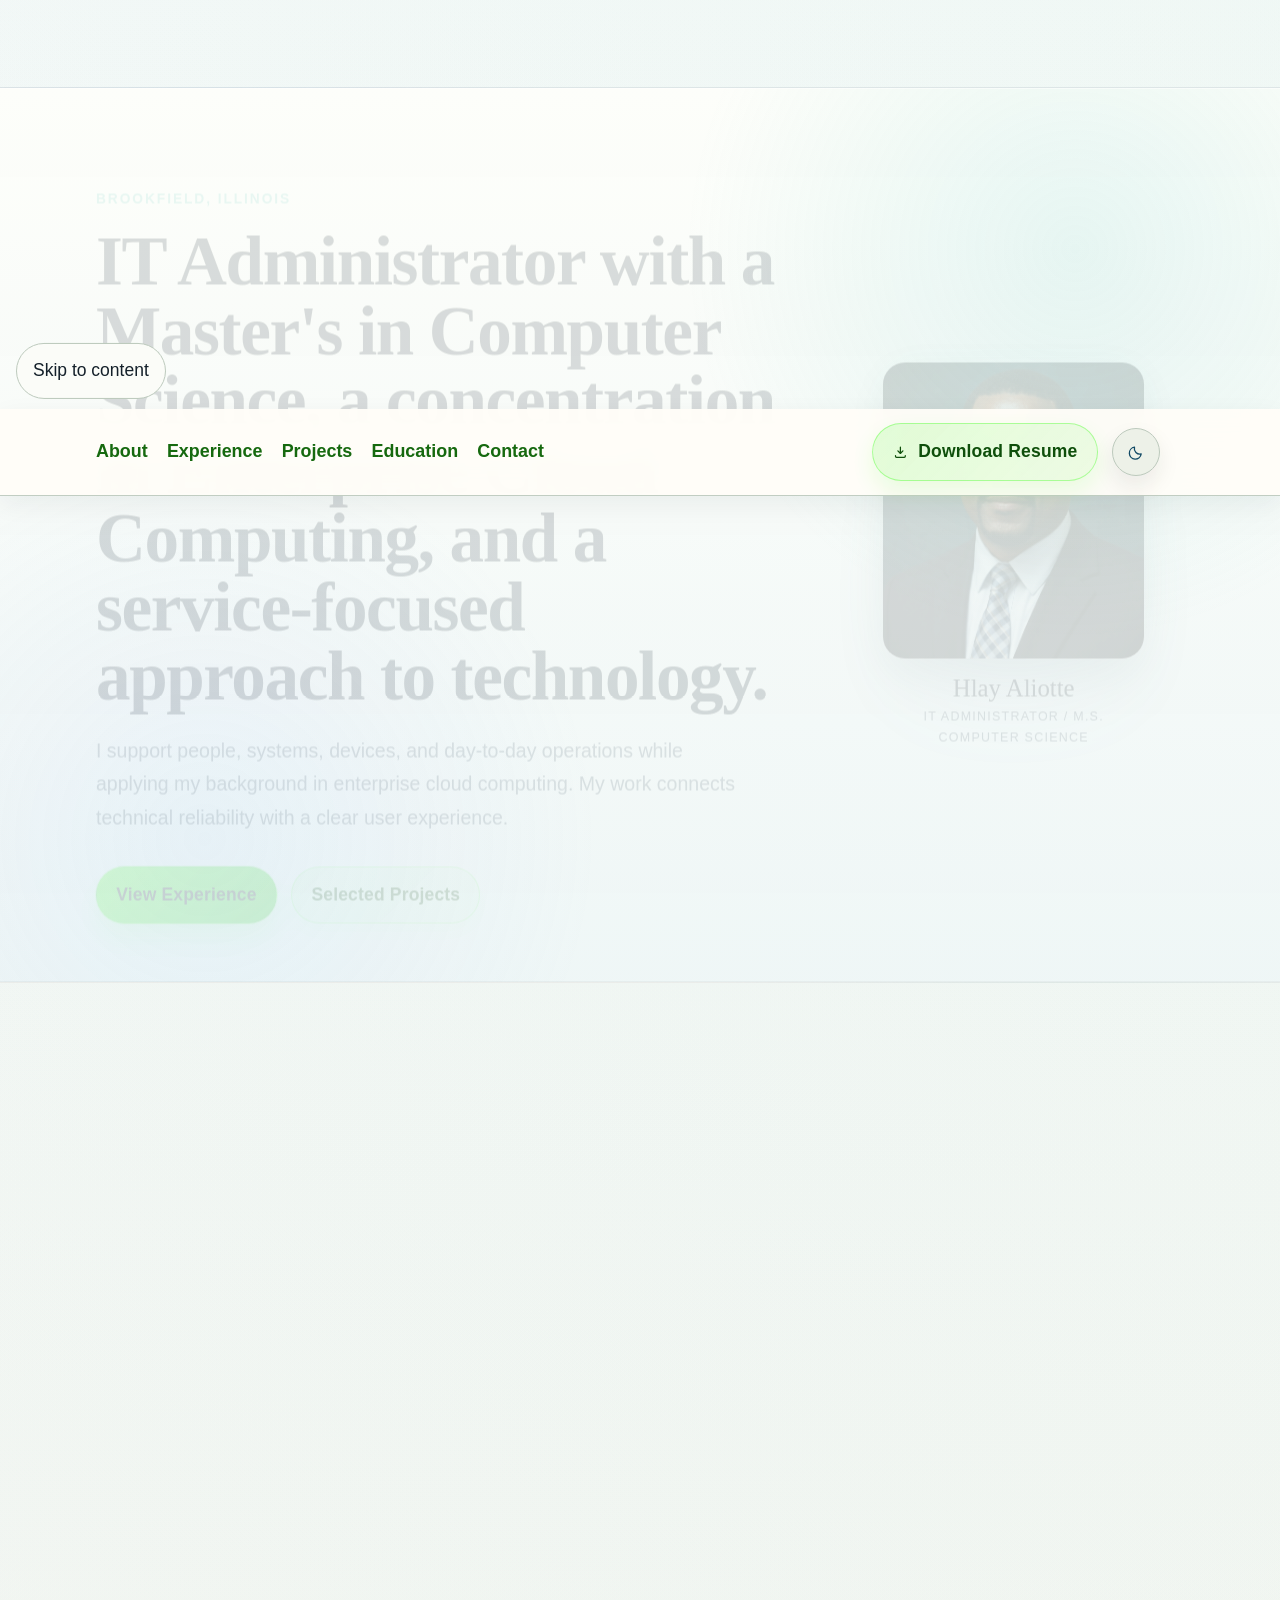
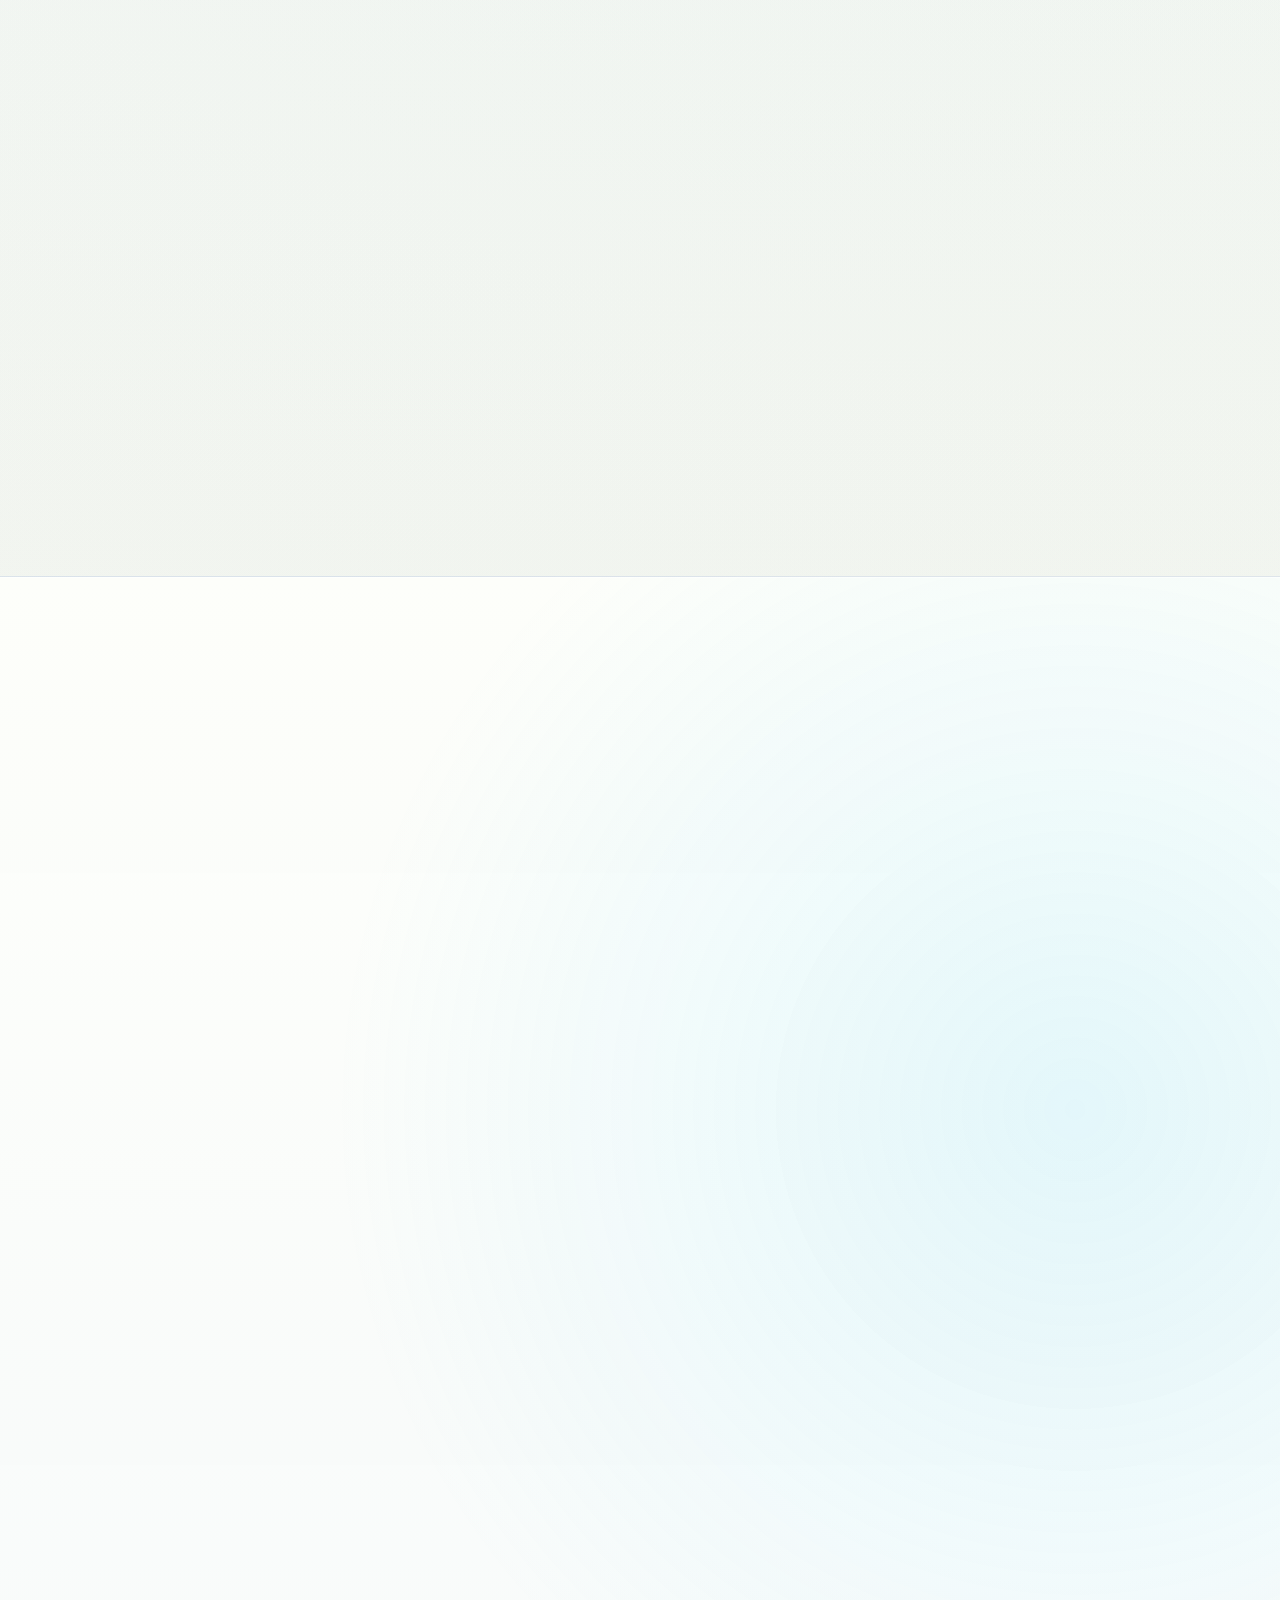
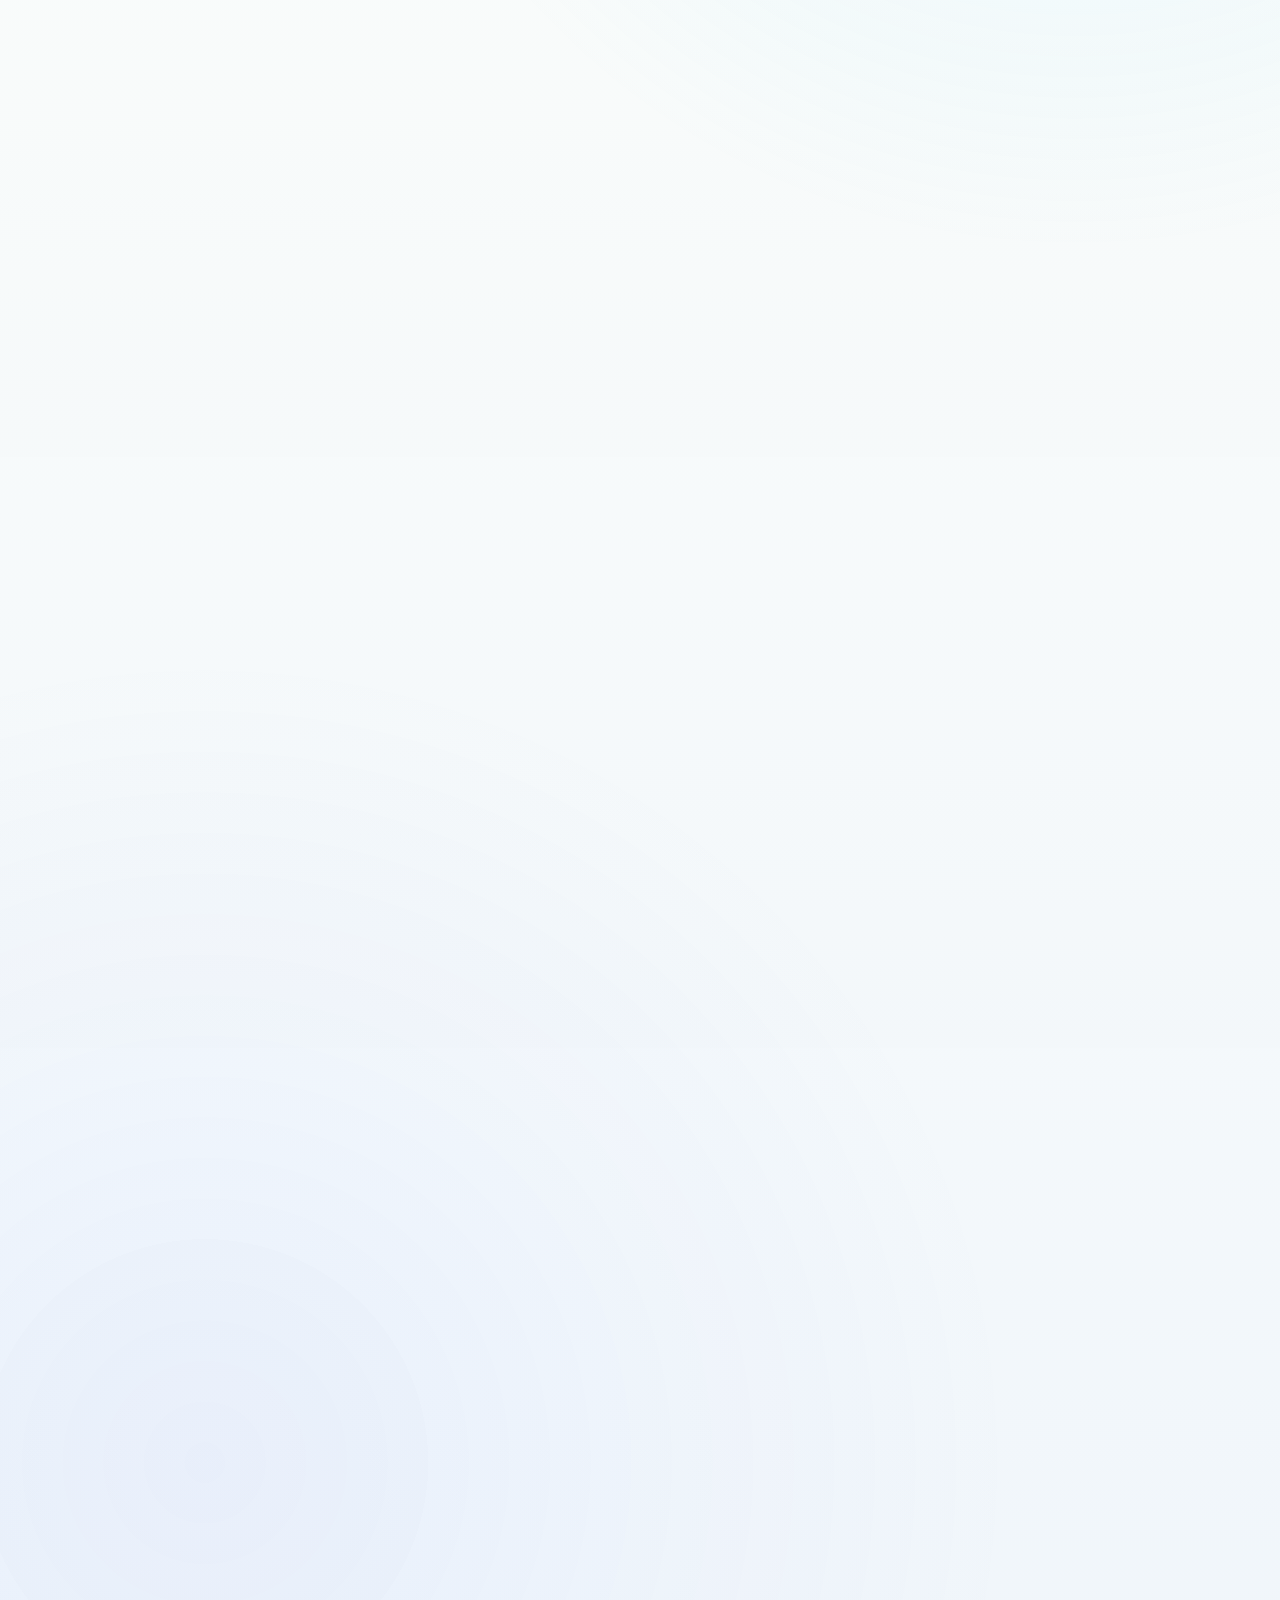
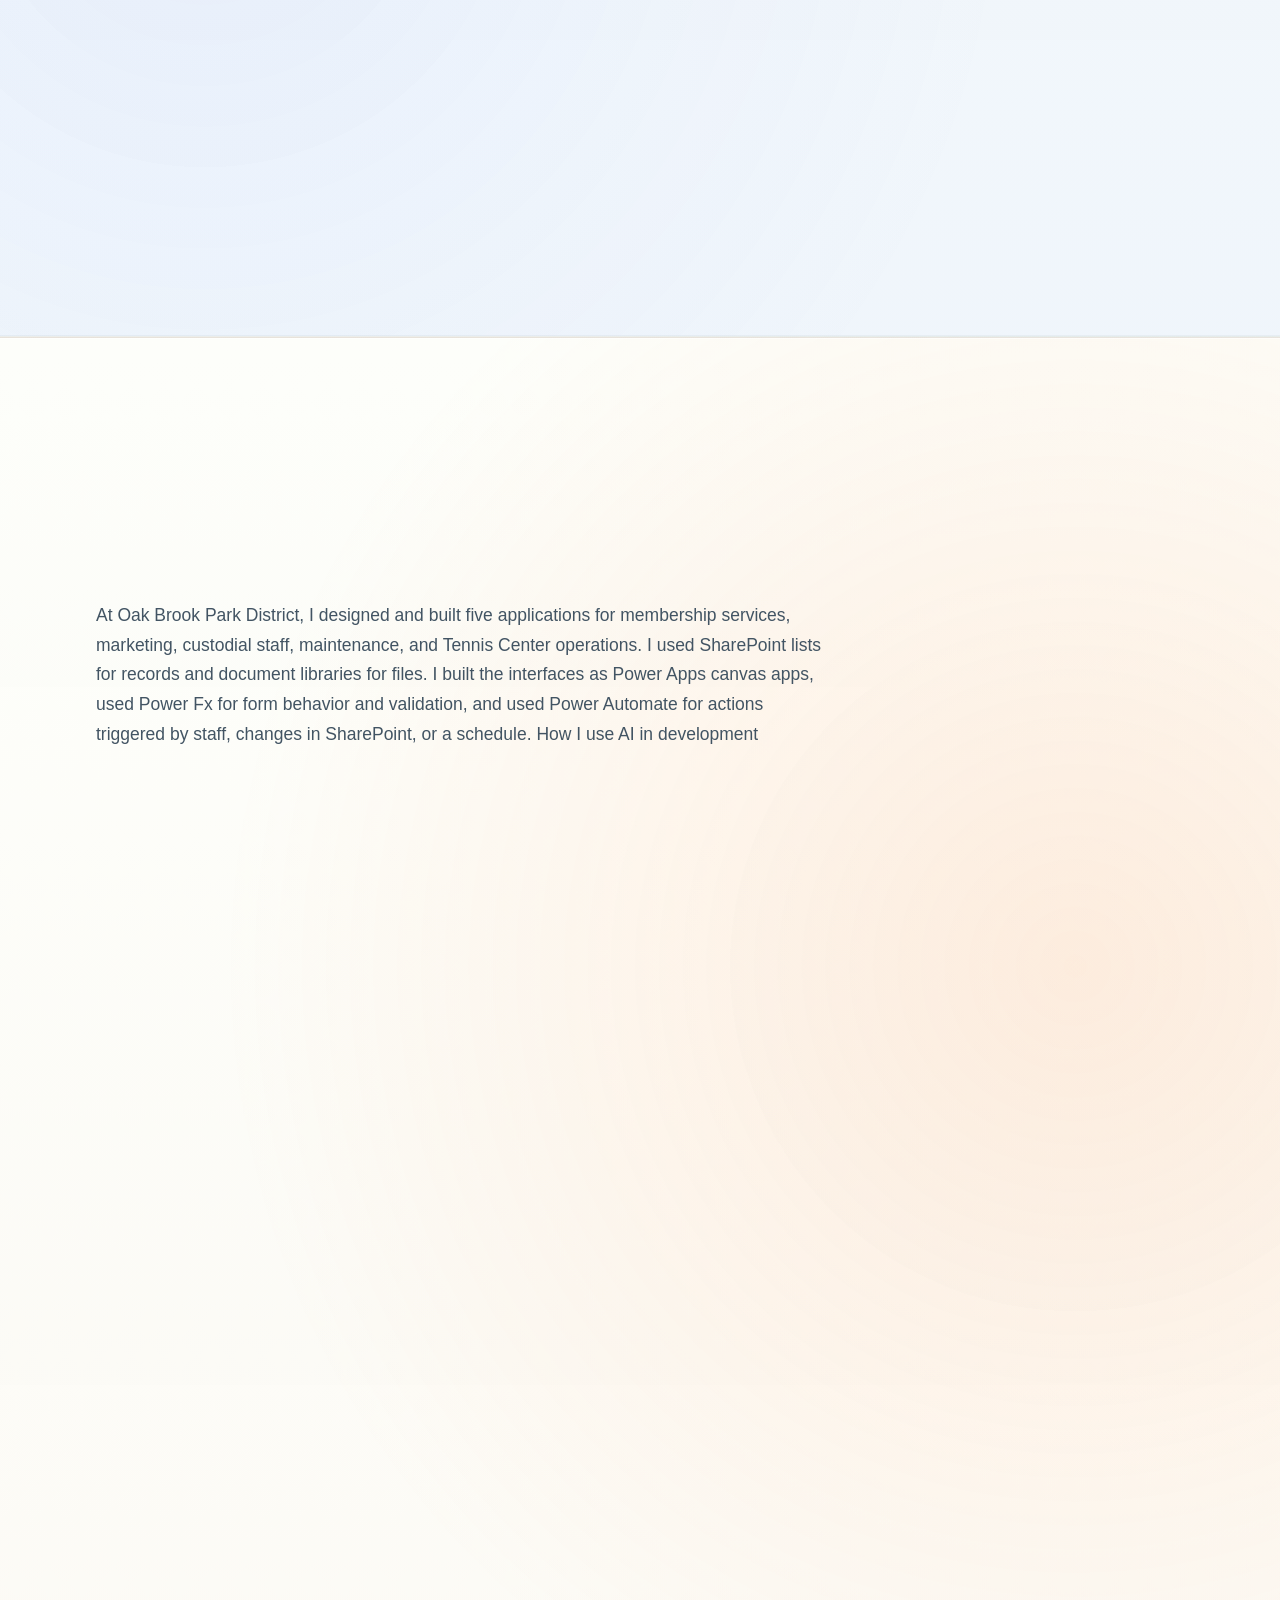
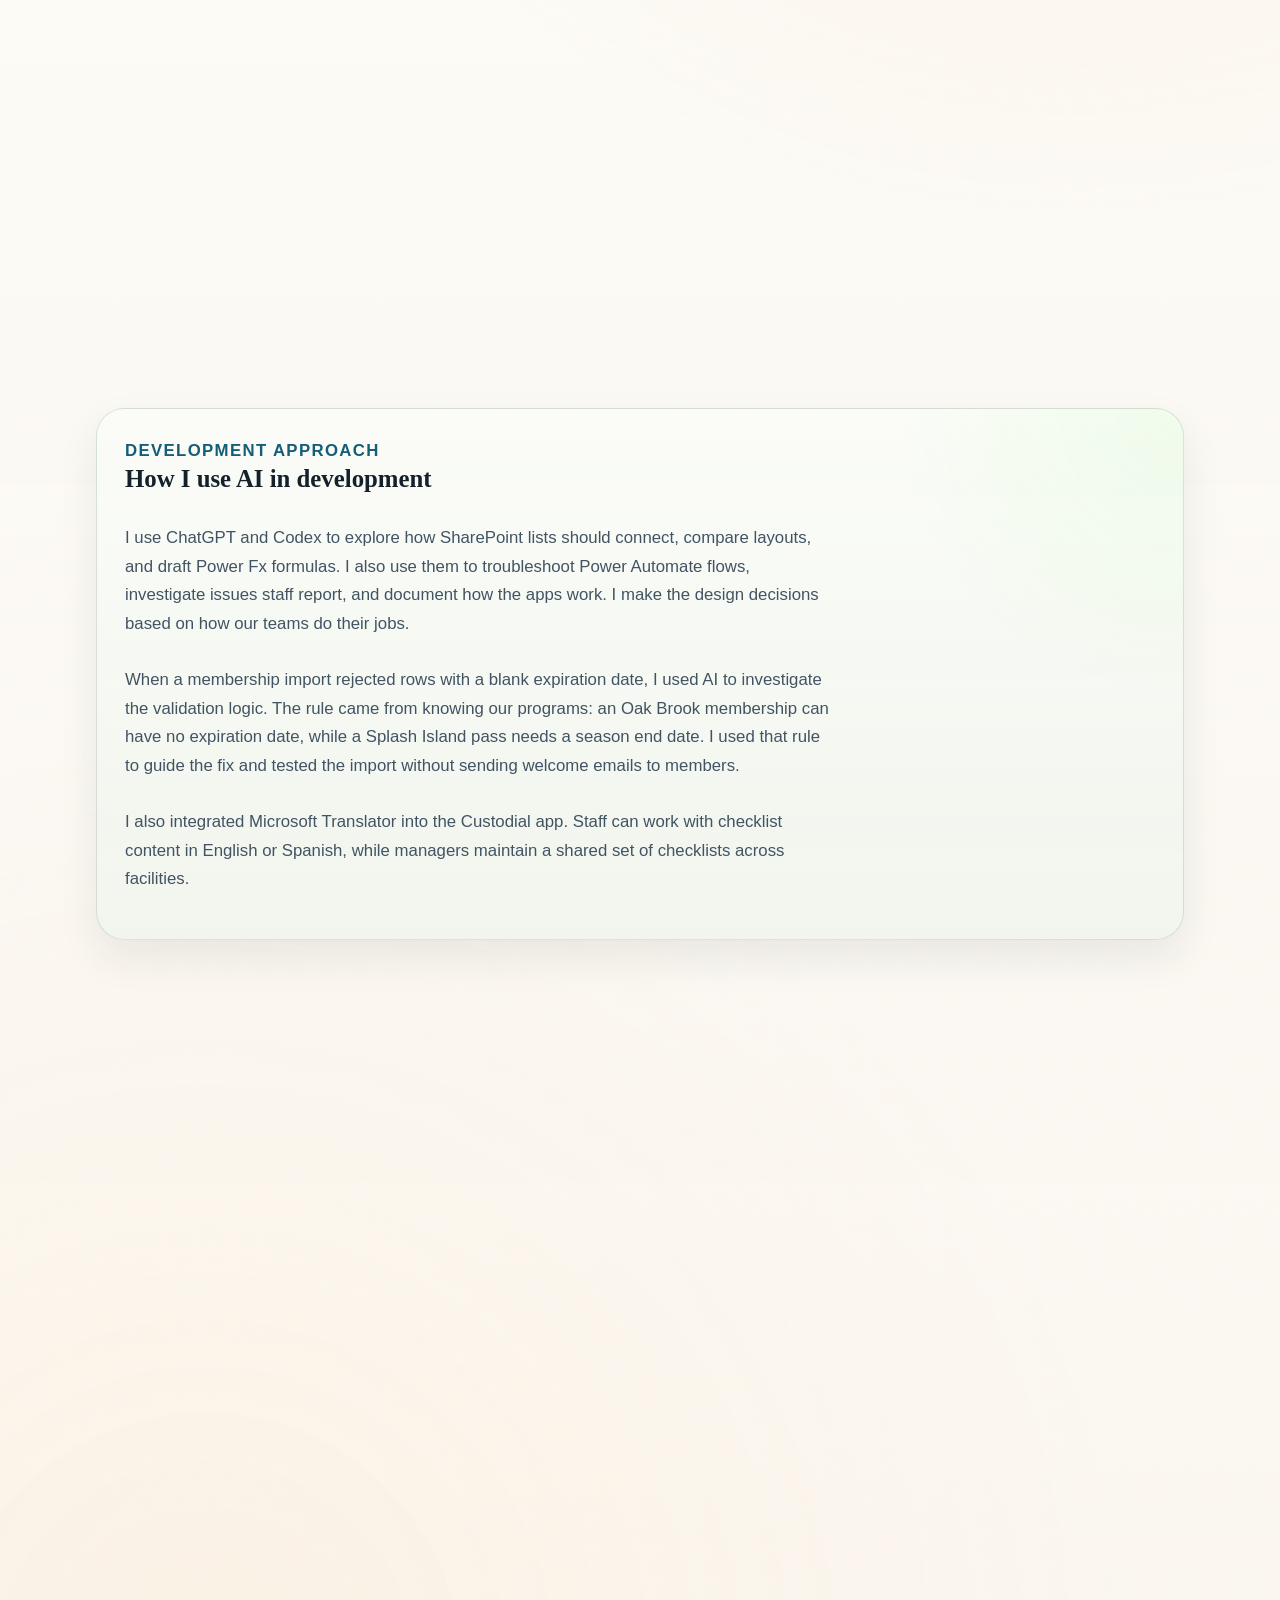
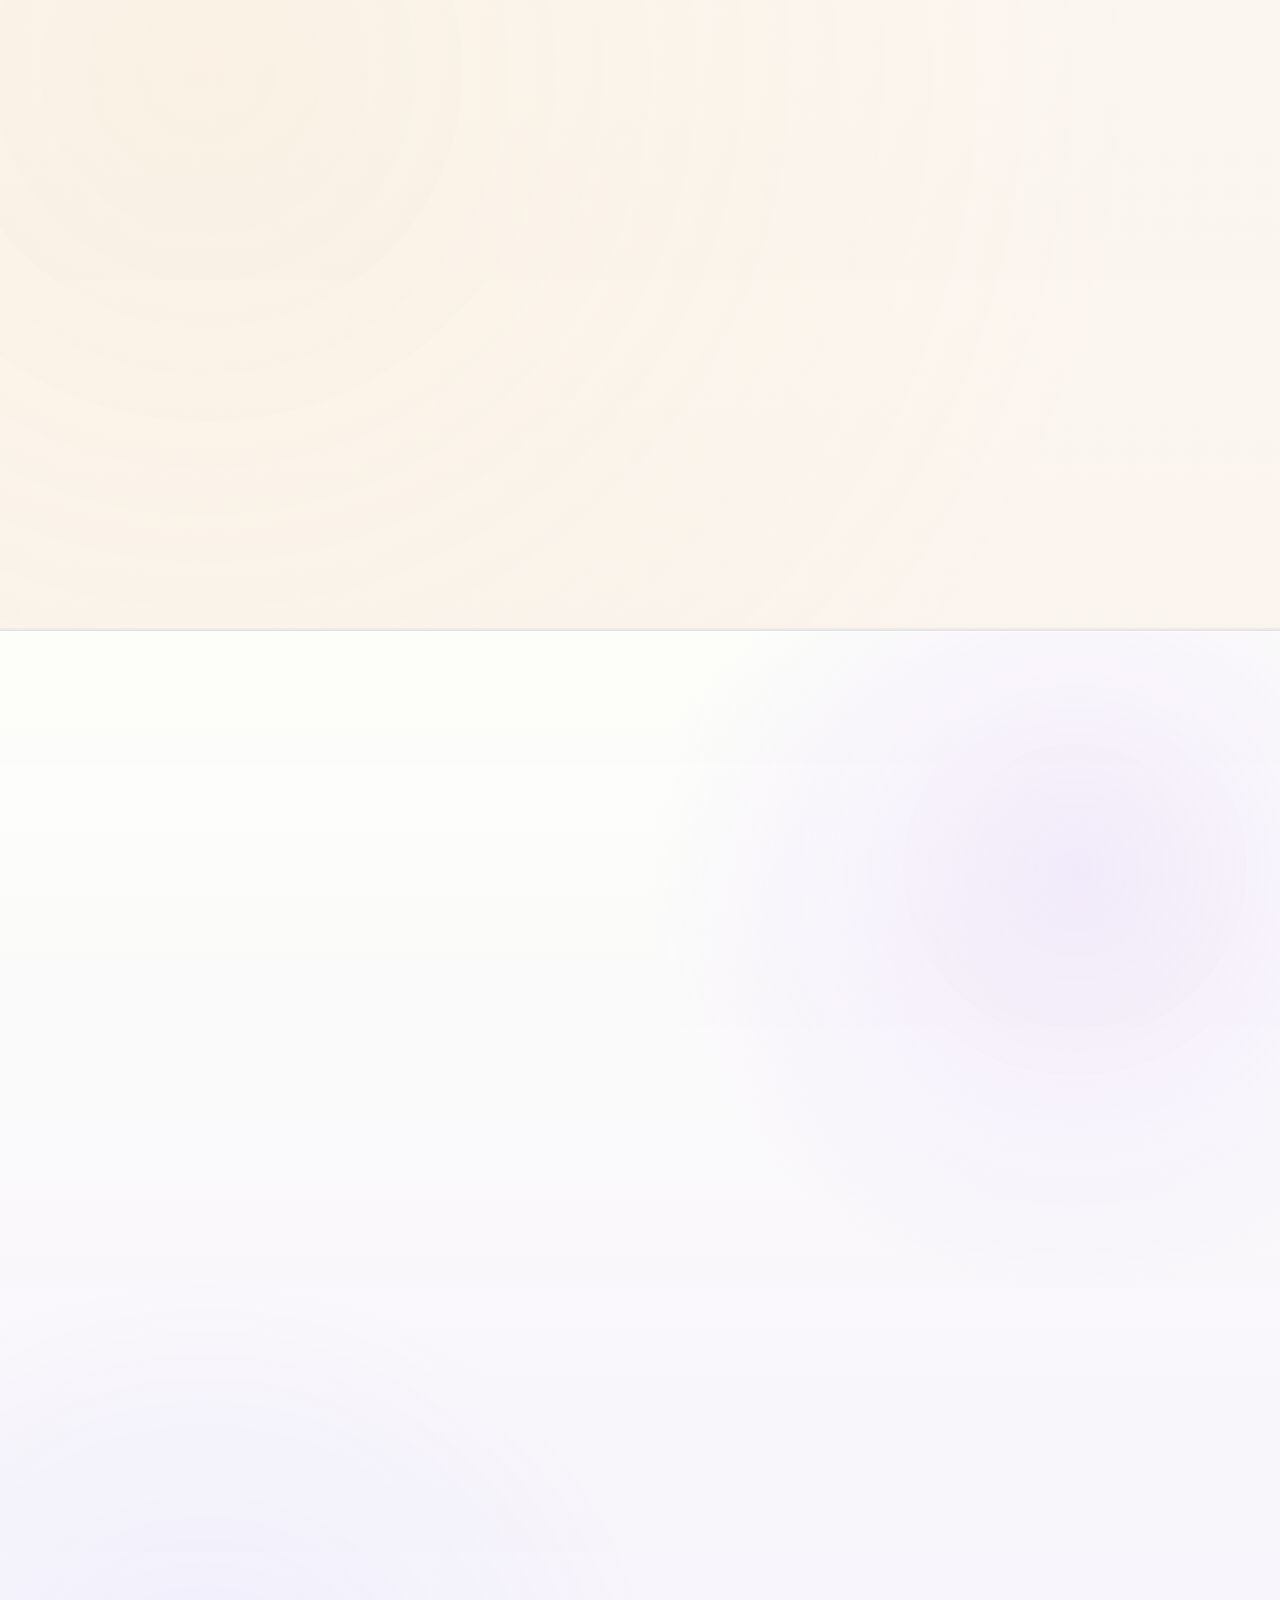
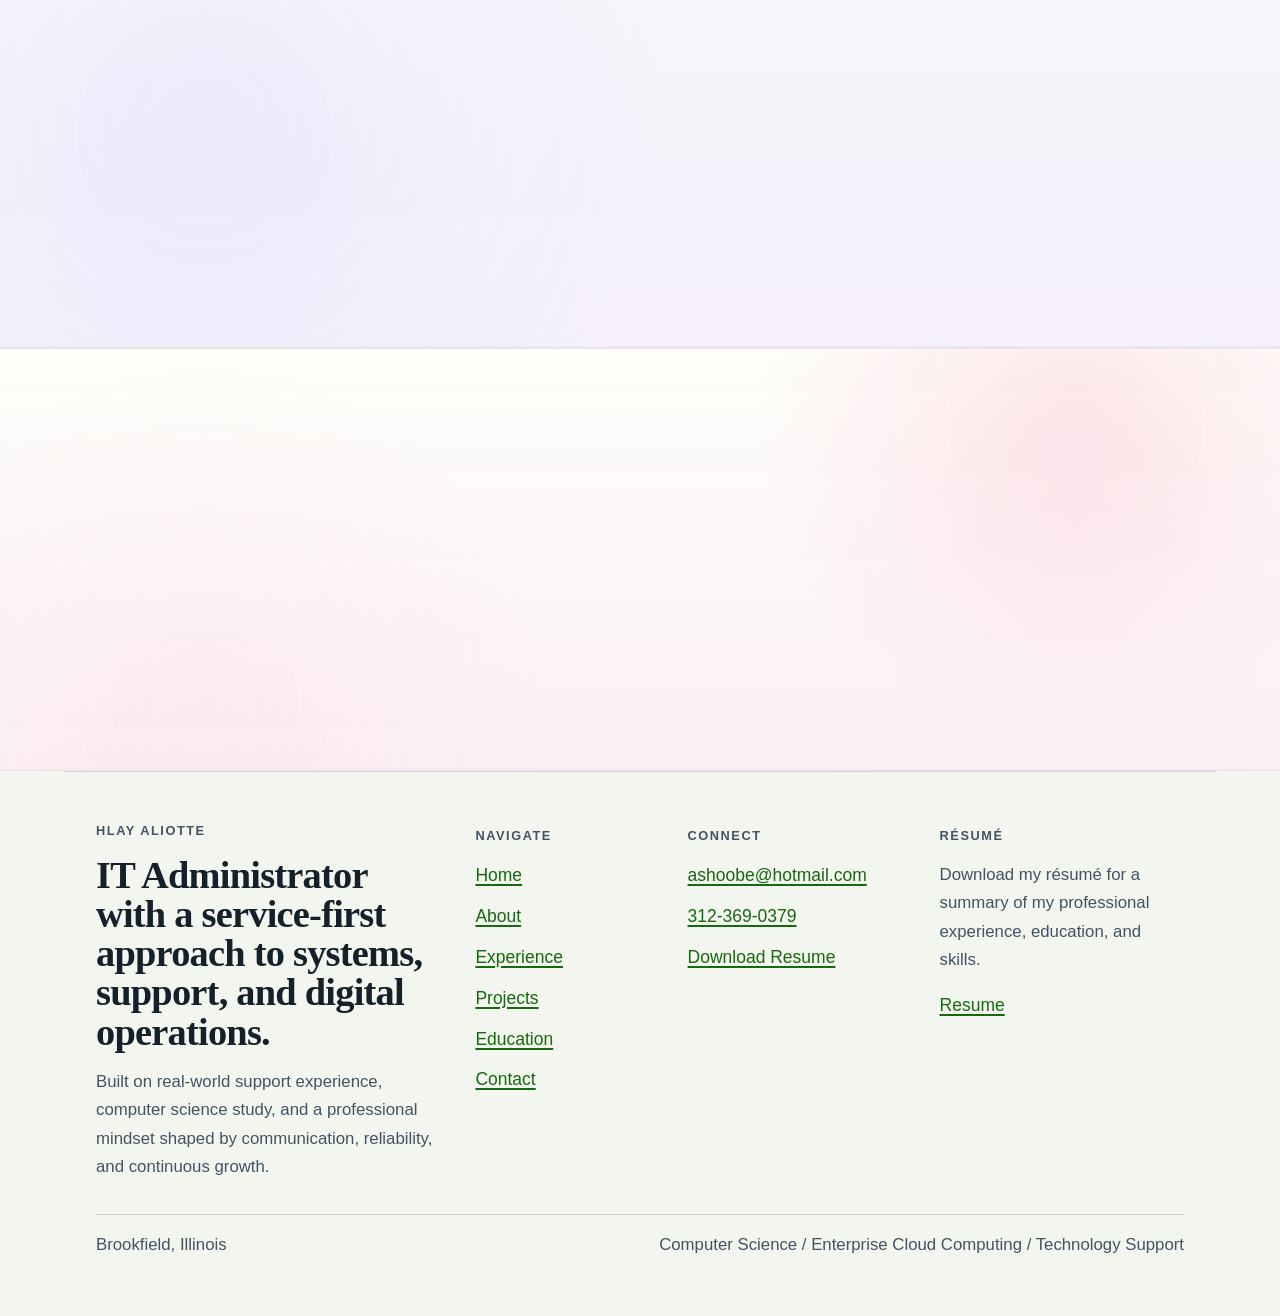
<file: projects/albert-manick.html>
<!doctype html>
<html lang="en">
<head>
  <meta charset="utf-8">
  <meta name="viewport" content="width=device-width, initial-scale=1">
  <meta http-equiv="refresh" content="0; url=../#albert-manick">
  <title>Albert Manick project | Hlay Aliotte</title>
</head>
<body>
  <p><a href="../#albert-manick">See the Albert Manick case study in Projects</a></p>
</body>
</html>
</file>
<file: styles.css>
:root {
  color-scheme: light;
  --bg: #f3f5ef;
  --surface: #fbfcf8;
  --surface-muted: #edf1e8;
  --text: #14202a;
  --text-soft: #425463;
  --border: #bcc9bc;
  --accent: #0f6f69;
  --accent-strong: #245f88;
  --link-accent: #16690f;
  --link-accent-strong: #0f4f0b;
  --meta-accent: #155e77;
  --meta-accent-strong: #114965;
  --highlight-ink: #176d10;
  --rule-color: rgba(20, 32, 42, 0.16);
  --button-flash: #39ff14;
  --button-flash-strong: #16c60c;
  --button-flash-text: #081107;
  --shadow: 0 18px 40px rgba(20, 32, 42, 0.08);
  --shadow-lift: 0 26px 54px rgba(20, 32, 42, 0.14);
  --max-width: min(90vw, 1500px);
  --narrow-width: min(90vw, 1380px);
  --reading-width: 68ch;
  --radius-lg: 28px;
  --radius-md: 18px;
  --transition: 320ms cubic-bezier(0.22, 1, 0.36, 1);
  --font-display: "Iowan Old Style", "Palatino Linotype", "Book Antiqua", Georgia, serif;
  --font-body: "Segoe UI", "Aptos", "Helvetica Neue", Arial, sans-serif;
  --section-glow: rgba(13, 127, 122, 0.08);
  --section-glow-2: rgba(29, 95, 143, 0.06);
}

[data-theme="dark"] {
  color-scheme: dark;
  --bg: #11161b;
  --surface: #171d24;
  --surface-muted: #1d242d;
  --text: #f0f3f7;
  --text-soft: #b3bcc7;
  --border: #2e3843;
  --accent: #77d0c8;
  --accent-strong: #8fbaf2;
  --link-accent: #9dff87;
  --link-accent-strong: #d9ffd3;
  --meta-accent: var(--accent);
  --meta-accent-strong: var(--accent-strong);
  --highlight-ink: var(--button-flash);
  --rule-color: rgba(255, 255, 255, 0.1);
  --button-flash: #39ff14;
  --button-flash-strong: #1fd80f;
  --button-flash-text: #071105;
  --shadow: 0 20px 40px rgba(0, 0, 0, 0.25);
  --shadow-lift: 0 28px 58px rgba(0, 0, 0, 0.36);
  --section-glow: rgba(119, 208, 200, 0.08);
  --section-glow-2: rgba(143, 186, 242, 0.05);
}

body[data-section="home"] {
  --accent: #77d0c8;
  --accent-strong: #8fbaf2;
  --section-glow: rgba(119, 208, 200, 0.08);
  --section-glow-2: rgba(143, 186, 242, 0.05);
}

body[data-section="about"] {
  --accent: #39ff14;
  --accent-strong: #7be36a;
  --section-glow: rgba(57, 255, 20, 0.09);
  --section-glow-2: rgba(123, 227, 106, 0.06);
}

body[data-section="experience"] {
  --accent: #58d6ff;
  --accent-strong: #7b9cff;
  --section-glow: rgba(88, 214, 255, 0.09);
  --section-glow-2: rgba(123, 156, 255, 0.05);
}

body[data-section="projects"] {
  --accent: #ff8a3d;
  --accent-strong: #ffbf69;
  --section-glow: rgba(255, 138, 61, 0.09);
  --section-glow-2: rgba(255, 191, 105, 0.06);
}

body[data-section="education"] {
  --accent: #b683ff;
  --accent-strong: #7b9cff;
  --section-glow: rgba(182, 131, 255, 0.09);
  --section-glow-2: rgba(123, 156, 255, 0.05);
}

body[data-section="contact"] {
  --accent: #ff5c8a;
  --accent-strong: #ff9db5;
  --section-glow: rgba(255, 92, 138, 0.08);
  --section-glow-2: rgba(255, 157, 181, 0.05);
}

*,
*::before,
*::after {
  box-sizing: border-box;
}

html {
  scroll-behavior: smooth;
  scroll-padding-top: 6.25rem;
}

body {
  margin: 0;
  /* Clip decorative full-width backgrounds without changing the page layout. */
  overflow-x: clip;
  font-size: 17.5px;
  background:
    radial-gradient(circle at top right, var(--section-glow), transparent 26%),
    radial-gradient(circle at top left, var(--section-glow-2), transparent 24%),
    linear-gradient(180deg, #fdfdf9 0%, var(--bg) 22%);
  color: var(--text);
  font-family: var(--font-body);
  line-height: 1.7;
  transition:
    background 400ms ease,
    color var(--transition),
    --accent 400ms ease;
}

body[data-theme="dark"] {
  background:
    radial-gradient(circle at top right, var(--section-glow), transparent 28%),
    radial-gradient(circle at top left, var(--section-glow-2), transparent 24%),
    linear-gradient(180deg, #131920 0%, var(--bg) 22%);
}

img {
  display: block;
  max-width: 100%;
}

a {
  color: inherit;
  text-decoration: none;
}

button {
  font: inherit;
}

.sr-only {
  position: absolute;
  width: 1px;
  height: 1px;
  padding: 0;
  margin: -1px;
  overflow: hidden;
  clip: rect(0, 0, 0, 0);
  white-space: nowrap;
  border: 0;
}

.skip-link {
  position: fixed;
  left: 1rem;
  top: 0.75rem;
  z-index: 100;
  background: var(--surface);
  border: 1px solid var(--border);
  border-radius: 999px;
  padding: 0.75rem 1rem;
  transform: translateY(-140%);
  transition: transform var(--transition);
}

.skip-link:focus {
  transform: translateY(0);
}

.site-header {
  position: sticky;
  top: 0;
  z-index: 20;
  padding: 0;
  backdrop-filter: blur(16px);
  background: var(--surface);
  border-bottom: 1px solid var(--border);
  box-shadow: 0 10px 26px rgba(24, 33, 43, 0.08);
}

body[data-theme="dark"] .site-header {
  background: var(--surface);
  border-bottom-color: var(--border);
}

body:not([data-theme="dark"]) .site-header {
  background: rgba(255, 253, 248, 0.94);
  border-bottom-color: rgba(170, 187, 174, 0.72);
  box-shadow: 0 8px 24px rgba(22, 32, 43, 0.06);
}

.nav-shell {
  width: var(--max-width);
  max-width: 100%;
  margin: 0 auto;
  display: grid;
  grid-template-columns: auto minmax(0, 1fr) auto;
  align-items: center;
  position: relative;
  gap: 1.5rem;
  padding: 0.9rem 2rem;
  background: transparent;
  border: 0;
  border-radius: 0;
  box-shadow: none;
}

h1,
h2,
h3,
.experience-role,
.hero-note-title {
  font-family: var(--font-display);
}

.nav-menu,
.nav-actions,
.hero-actions,
.document-links {
  display: flex;
  align-items: center;
  gap: 0.9rem;
}

.nav-menu {
  justify-content: center;
}

.nav-actions {
  justify-self: end;
}

.nav-resume-link-desktop {
  display: inline-flex;
}

.nav-resume-link-mobile {
  display: none;
}

.nav-links {
  display: inline-flex;
  align-items: center;
  justify-content: center;
  gap: 1.2rem;
  padding: 0;
  background: transparent;
  border: 0;
  border-radius: 0;
}

.nav-menu-footer {
  display: none;
}

.nav-links a,
.theme-toggle,
.document-links a,
.project-card a {
  color: var(--link-accent);
}

.nav-links a {
  padding: 0.2rem 0;
  border-radius: 0;
  font-size: 1.12rem;
  font-weight: 600;
  transition:
    color var(--transition),
    border-color var(--transition),
    transform 260ms cubic-bezier(0.22, 1, 0.36, 1);
  transform: none;
  opacity: 1;
  border-bottom: 1px solid transparent;
  background: transparent;
}

.nav-links a:hover,
.nav-links a:focus-visible,
.nav-links a.is-active,
.document-links a:hover,
.document-links a:focus-visible,
.project-card a:hover,
.project-card a:focus-visible {
  color: var(--text);
}

.nav-links a:hover,
.nav-links a:focus-visible {
  color: var(--text);
  border-bottom-color: currentColor;
}

body[data-theme="dark"] .nav-links a:hover,
body[data-theme="dark"] .nav-links a:focus-visible {
  background: transparent;
}

.nav-links a.is-active {
  color: var(--text);
  border-bottom-color: var(--button-flash);
}

.nav-toggle {
  display: none;
  width: 3rem;
  height: 3rem;
  flex-direction: column;
  align-items: center;
  justify-content: center;
  background: var(--surface-muted);
  border: 1px solid var(--border);
  border-radius: 16px;
  padding: 0;
  cursor: pointer;
  transition:
    background var(--transition),
    border-color var(--transition),
    box-shadow var(--transition),
    transform var(--transition);
  box-shadow:
    0 10px 22px rgba(20, 32, 42, 0.08),
    inset 0 1px 0 rgba(255, 255, 255, 0.5);
}

.nav-toggle span:not(.sr-only) {
  display: block;
  width: 1rem;
  height: 2px;
  margin: 0.14rem 0;
  background: var(--text);
  border-radius: 999px;
}

.nav-toggle:hover,
.nav-toggle:focus-visible {
  transform: translateY(-1px);
  background: rgba(255, 255, 255, 0.03);
  border-color: rgba(119, 208, 200, 0.22);
  box-shadow:
    0 12px 24px rgba(20, 32, 42, 0.12);
}

.theme-toggle,
.button {
  border-radius: 999px;
  transition:
    color var(--transition),
    background var(--transition),
    border-color var(--transition),
    transform var(--transition);
}

.theme-toggle {
  position: relative;
  width: 3rem;
  height: 3rem;
  background: var(--surface-muted);
  border: 1px solid var(--border);
  padding: 0;
  cursor: pointer;
  display: inline-grid;
  place-items: center;
  color: var(--meta-accent-strong);
  box-shadow: 0 10px 22px rgba(20, 32, 42, 0.08);
}

body:not([data-theme="dark"]) .theme-toggle {
  color: var(--meta-accent-strong);
}

body[data-theme="dark"] .theme-toggle {
  background: var(--surface-muted);
  border-color: var(--border);
  color: #ffd25b;
  box-shadow: 0 12px 24px rgba(0, 0, 0, 0.2);
}

.theme-icon {
  width: 1.15rem;
  height: 1.15rem;
}

.theme-icon-sun {
  display: none;
}

body[data-theme="dark"] .theme-icon-sun {
  display: block;
}

body[data-theme="dark"] .theme-icon-moon {
  display: none;
}

.theme-icon-moon {
  color: currentColor;
}

.theme-icon-sun {
  color: currentColor;
}

.button {
  display: inline-flex;
  align-items: center;
  justify-content: center;
  min-height: 2.9rem;
  padding: 0.8rem 1.2rem;
  border: 1px solid transparent;
  gap: 0.6rem;
  font-weight: 700;
  letter-spacing: 0.01em;
}

.button-icon {
  width: 1.05rem;
  height: 1.05rem;
  flex: 0 0 auto;
}

.button-primary {
  background: linear-gradient(135deg, var(--button-flash), var(--button-flash-strong));
  color: var(--button-flash-text);
  box-shadow:
    0 16px 30px rgba(57, 255, 20, 0.24),
    0 0 0 1px rgba(57, 255, 20, 0.24);
}

.button-secondary {
  background: linear-gradient(135deg, rgba(57, 255, 20, 0.14), rgba(57, 255, 20, 0.08));
  border-color: rgba(57, 255, 20, 0.36);
  color: var(--link-accent-strong);
  box-shadow: 0 10px 22px rgba(57, 255, 20, 0.1);
}

body[data-theme="dark"] .button-secondary {
  color: #b9ffae;
}

.button:hover,
.button:focus-visible,
.theme-toggle:hover,
.theme-toggle:focus-visible {
  transform: translateY(-2px);
}

.button-primary:hover,
.button-primary:focus-visible {
  box-shadow:
    0 20px 36px rgba(57, 255, 20, 0.3),
    0 0 0 1px rgba(57, 255, 20, 0.34);
}

.button-secondary:hover,
.button-secondary:focus-visible {
  background: linear-gradient(135deg, rgba(57, 255, 20, 0.2), rgba(57, 255, 20, 0.12));
  border-color: rgba(57, 255, 20, 0.5);
  color: var(--text);
}

.theme-toggle:hover,
.theme-toggle:focus-visible {
  border-color: rgba(57, 255, 20, 0.3);
  box-shadow: 0 14px 28px rgba(20, 32, 42, 0.14);
}

body[data-theme="dark"] .theme-toggle:hover,
body[data-theme="dark"] .theme-toggle:focus-visible {
  border-color: rgba(255, 210, 91, 0.34);
  box-shadow: 0 16px 30px rgba(0, 0, 0, 0.28);
}

.section {
  position: relative;
  max-width: var(--max-width);
  margin: 0 auto;
  padding: 5rem 2rem;
}

.section > * {
  position: relative;
  z-index: 1;
}

.section::before {
  content: "";
  position: absolute;
  top: 0;
  bottom: 0;
  left: calc(50% - 50vw);
  right: calc(50% - 50vw);
  border-top: 1px solid rgba(255, 255, 255, 0.04);
  border-bottom: 1px solid rgba(255, 255, 255, 0.05);
  background:
    linear-gradient(180deg, rgba(255, 255, 255, 0.02), rgba(255, 255, 255, 0)),
    var(--surface);
  box-shadow:
    inset 0 1px 0 rgba(255, 255, 255, 0.03),
    inset 0 -1px 0 rgba(255, 255, 255, 0.03);
  z-index: 0;
  pointer-events: none;
  transition:
    background 420ms ease,
    border-color 420ms ease,
    box-shadow 420ms ease;
}

.section + .section {
  border-top: 0;
}

.hero::before {
  top: 0;
  bottom: 0;
}

#home::before {
  background:
    radial-gradient(circle at 82% 18%, rgba(119, 208, 200, 0.18), transparent 30%),
    radial-gradient(circle at 16% 82%, rgba(143, 186, 242, 0.12), transparent 32%),
    linear-gradient(145deg, rgba(143, 186, 242, 0.1), rgba(255, 255, 255, 0)),
    var(--surface);
}

#about::before {
  background:
    radial-gradient(circle at 86% 16%, rgba(57, 255, 20, 0.18), transparent 28%),
    radial-gradient(circle at 12% 86%, rgba(123, 227, 106, 0.1), transparent 30%),
    linear-gradient(145deg, rgba(123, 227, 106, 0.1), rgba(255, 255, 255, 0)),
    var(--surface);
}

#experience::before {
  background:
    radial-gradient(circle at 84% 18%, rgba(88, 214, 255, 0.18), transparent 30%),
    radial-gradient(circle at 12% 84%, rgba(123, 156, 255, 0.1), transparent 30%),
    linear-gradient(145deg, rgba(123, 156, 255, 0.1), rgba(255, 255, 255, 0)),
    var(--surface);
}

#projects::before {
  background:
    radial-gradient(circle at 84% 18%, rgba(255, 138, 61, 0.18), transparent 30%),
    radial-gradient(circle at 12% 82%, rgba(255, 191, 105, 0.1), transparent 30%),
    linear-gradient(145deg, rgba(255, 191, 105, 0.1), rgba(255, 255, 255, 0)),
    var(--surface);
}

#education::before {
  background:
    radial-gradient(circle at 84% 18%, rgba(182, 131, 255, 0.18), transparent 30%),
    radial-gradient(circle at 12% 82%, rgba(123, 156, 255, 0.1), transparent 30%),
    linear-gradient(145deg, rgba(123, 156, 255, 0.1), rgba(255, 255, 255, 0)),
    var(--surface);
}

#contact::before {
  background:
    radial-gradient(circle at 84% 18%, rgba(255, 92, 138, 0.18), transparent 30%),
    radial-gradient(circle at 12% 82%, rgba(255, 157, 181, 0.1), transparent 30%),
    linear-gradient(145deg, rgba(255, 157, 181, 0.1), rgba(255, 255, 255, 0)),
    var(--surface);
}

body:not([data-theme="dark"]) #home::before {
  background:
    radial-gradient(circle at 84% 18%, rgba(119, 208, 200, 0.16), transparent 30%),
    radial-gradient(circle at 16% 84%, rgba(143, 186, 242, 0.11), transparent 30%),
    linear-gradient(180deg, rgba(253, 254, 250, 0.98), rgba(239, 246, 246, 0.96));
}

body:not([data-theme="dark"]) #about::before {
  background:
    radial-gradient(circle at 84% 18%, rgba(57, 255, 20, 0.12), transparent 28%),
    radial-gradient(circle at 16% 84%, rgba(123, 227, 106, 0.08), transparent 30%),
    linear-gradient(180deg, rgba(253, 254, 250, 0.98), rgba(242, 248, 238, 0.96));
}

body:not([data-theme="dark"]) #experience::before {
  background:
    radial-gradient(circle at 84% 18%, rgba(88, 214, 255, 0.14), transparent 28%),
    radial-gradient(circle at 16% 84%, rgba(123, 156, 255, 0.08), transparent 30%),
    linear-gradient(180deg, rgba(253, 254, 250, 0.98), rgba(239, 245, 251, 0.96));
}

body:not([data-theme="dark"]) #projects::before {
  background:
    radial-gradient(circle at 84% 18%, rgba(255, 138, 61, 0.14), transparent 28%),
    radial-gradient(circle at 16% 84%, rgba(255, 191, 105, 0.08), transparent 30%),
    linear-gradient(180deg, rgba(253, 254, 250, 0.98), rgba(250, 244, 237, 0.96));
}

body:not([data-theme="dark"]) #education::before {
  background:
    radial-gradient(circle at 84% 18%, rgba(182, 131, 255, 0.14), transparent 28%),
    radial-gradient(circle at 16% 84%, rgba(123, 156, 255, 0.08), transparent 30%),
    linear-gradient(180deg, rgba(253, 254, 250, 0.98), rgba(245, 240, 251, 0.96));
}

body:not([data-theme="dark"]) #contact::before {
  background:
    radial-gradient(circle at 84% 18%, rgba(255, 92, 138, 0.14), transparent 28%),
    radial-gradient(circle at 16% 84%, rgba(255, 157, 181, 0.08), transparent 30%),
    linear-gradient(180deg, rgba(253, 254, 250, 0.98), rgba(251, 239, 244, 0.96));
}

body:not([data-theme="dark"]) .section::before {
  border-top-color: rgba(20, 32, 42, 0.08);
  border-bottom-color: rgba(20, 32, 42, 0.08);
  box-shadow:
    inset 0 1px 0 rgba(255, 255, 255, 0.5),
    inset 0 -1px 0 rgba(20, 32, 42, 0.04);
}

.section-narrow {
  max-width: var(--narrow-width);
}

.hero {
  display: grid;
  grid-template-columns: minmax(0, 1.6fr) minmax(320px, 0.8fr);
  gap: clamp(3rem, 5vw, 6rem);
  align-items: center;
  min-height: calc(100vh - 6rem);
}

.eyebrow {
  margin: 0 0 1rem;
  color: var(--accent);
  font-size: 0.86rem;
  font-weight: 700;
  letter-spacing: 0.14em;
  text-transform: uppercase;
}

h1 {
  margin: 0;
  font-size: clamp(2.8rem, 5.4vw, 5rem);
  line-height: 1;
  letter-spacing: -0.02em;
  max-width: 20ch;
}

.hero-copy {
  max-width: 72rem;
}

h2 {
  margin: 0;
  font-size: clamp(2.35rem, 4.5vw, 3.85rem);
  line-height: 1;
  letter-spacing: -0.02em;
}

h3 {
  margin: 0 0 0.85rem;
  font-size: 1.55rem;
  line-height: 1.15;
}

.hero-intro,
.split-copy p,
.experience-body p,
.project-card p,
.education-card p,
.hero-note-copy,
.contact-value,
.site-footer p {
  color: var(--text-soft);
}

.hero-intro {
  max-width: 60ch;
  margin: 1.5rem 0 0;
  font-size: 1.22rem;
}

.about-copy p,
.experience-body p,
.education-card p,
.project-card p,
.footer-copy,
.footer-bottom p,
.contact-link,
.contact-value,
.plain-list li,
.tag-list li {
  font-size: 1.05rem;
}

.hero-actions {
  margin-top: 2rem;
  flex-wrap: wrap;
}

.hero-aside {
  display: grid;
  gap: 1.2rem;
}

.project-card {
  position: relative;
  overflow: hidden;
  display: flex;
  flex-direction: column;
  background:
    radial-gradient(circle at top right, rgba(57, 255, 20, 0.09), transparent 26%),
    linear-gradient(160deg, rgba(255, 255, 255, 0.045), rgba(255, 255, 255, 0)),
    var(--surface);
  border: 1px solid var(--border);
  border-radius: var(--radius-lg);
  box-shadow: var(--shadow);
  transition:
    transform 520ms cubic-bezier(0.22, 1, 0.36, 1),
    box-shadow 520ms cubic-bezier(0.22, 1, 0.36, 1),
    border-color 520ms cubic-bezier(0.22, 1, 0.36, 1),
    background 520ms cubic-bezier(0.22, 1, 0.36, 1);
}

body:not([data-theme="dark"]) .project-card {
  background:
    radial-gradient(circle at top right, rgba(57, 255, 20, 0.06), transparent 24%),
    linear-gradient(180deg, rgba(251, 252, 248, 0.98), rgba(241, 245, 237, 0.97));
  border-color: rgba(20, 32, 42, 0.12);
}

.project-card::before {
  content: "";
  position: absolute;
  inset: 0;
  background: linear-gradient(135deg, rgba(57, 255, 20, 0.12), transparent 22%, transparent 72%, rgba(18, 63, 107, 0.12));
  opacity: 0;
  transition: opacity 560ms cubic-bezier(0.22, 1, 0.36, 1);
  pointer-events: none;
}

.project-card:hover,
.project-card:focus-within {
  transform: translateY(-6px);
  box-shadow: var(--shadow-lift);
  border-color: rgba(57, 255, 20, 0.22);
}

.project-card:hover::before,
.project-card:focus-within::before {
  opacity: 1;
}

.portrait-card {
  position: relative;
  display: grid;
  gap: 0.95rem;
  padding: 0;
  background: transparent;
  border: 0;
  box-shadow: none;
  overflow: visible;
}

body[data-theme="light"] .portrait-card {
  isolation: isolate;
}

body[data-theme="light"] .portrait-card::before {
  content: "";
  position: absolute;
  top: 1.6rem;
  left: 50%;
  width: 112%;
  aspect-ratio: 0.88;
  transform: translateX(-50%);
  border-radius: 36px;
  background:
    radial-gradient(circle at 50% 35%, rgba(119, 208, 200, 0.32), transparent 42%),
    radial-gradient(circle at 50% 78%, rgba(143, 186, 242, 0.28), transparent 56%),
    radial-gradient(circle at 50% 50%, rgba(255, 255, 255, 0.5), transparent 64%);
  filter: blur(42px);
  opacity: 1;
  z-index: 0;
  pointer-events: none;
}

.portrait-main {
  width: 100%;
  aspect-ratio: 0.88;
  object-fit: cover;
  border-radius: 22px;
  box-shadow: var(--shadow-lift);
  position: relative;
  z-index: 1;
}

body[data-theme="light"] .portrait-main {
  box-shadow:
    0 28px 56px rgba(20, 32, 42, 0.18),
    0 18px 32px rgba(20, 32, 42, 0.1),
    0 0 42px rgba(119, 208, 200, 0.16);
}

.portrait-caption {
  display: flex;
  flex-direction: column;
  gap: 0.3rem;
  padding: 0 0.25rem;
  text-align: center;
  position: relative;
  z-index: 1;
}

.portrait-name {
  font-family: var(--font-display);
  font-size: 1.55rem;
  line-height: 1.1;
}

.portrait-title {
  color: var(--text-soft);
  font-size: 0.78rem;
  letter-spacing: 0.1em;
  text-transform: uppercase;
}

.hero-note {
  padding: 1.2rem 1.3rem;
}

.hero-note-label,
.project-kicker,
.contact-label,
.experience-date {
  margin: 0;
  color: var(--meta-accent);
  font-size: 0.8rem;
  font-weight: 700;
  letter-spacing: 0.08em;
  text-transform: uppercase;
}

.hero-note-title {
  margin: 0.35rem 0 0.4rem;
  font-size: 1.15rem;
}

.section-heading {
  max-width: 72rem;
  margin-bottom: 2.5rem;
}

.section-heading h2 {
  font-size: clamp(2.2rem, 4vw, 3.6rem);
  line-height: 1.02;
  opacity: 0;
  transform: translate3d(-30px, 0, 0);
  filter: blur(5px);
  will-change: transform, opacity, filter;
  transition:
    opacity 760ms cubic-bezier(0.16, 1, 0.3, 1),
    transform 760ms cubic-bezier(0.16, 1, 0.3, 1),
    filter 760ms cubic-bezier(0.16, 1, 0.3, 1);
}

.section-heading h2.is-title-visible {
  opacity: 1;
  transform: translate3d(0, 0, 0);
  filter: blur(0);
}

.about-showcase {
  display: grid;
  grid-template-columns: minmax(0, 1.3fr) minmax(320px, 0.95fr);
  gap: 2rem;
  align-items: start;
}

.about-column {
  display: grid;
  gap: 0;
  align-content: start;
}

.about-intro,
.about-card,
.about-highlight {
  background: transparent;
  border: 0;
  border-radius: 0;
  box-shadow: none;
}

.about-intro,
.about-sidebar {
  padding: 0;
}

.about-card {
  padding: 1.2rem 0 0;
  border-top: 1px solid var(--rule-color);
  transition:
    transform 240ms ease,
    border-color 240ms ease;
}

.about-card:hover,
.about-card:focus-within,
.about-highlight:hover {
  transform: translateY(-2px);
  border-color: rgba(57, 255, 20, 0.22);
}

body:not([data-theme="dark"]) .about-card:hover,
body:not([data-theme="dark"]) .about-card:focus-within,
body:not([data-theme="dark"]) .about-highlight:hover {
  border-color: rgba(22, 105, 15, 0.28);
}

.about-highlight:hover,
.about-highlight:focus-within {
  transform: none;
  border-color: var(--rule-color);
}

.about-kicker {
  margin: 0 0 0.8rem;
  color: var(--accent);
  font-size: 0.8rem;
  font-weight: 700;
  letter-spacing: 0.12em;
  text-transform: uppercase;
}

.about-statement {
  max-width: 30ch;
  margin: 0;
  font-family: var(--font-display);
  font-size: clamp(1.8rem, 3vw, 3rem);
  line-height: 1.08;
}

.about-copy {
  display: grid;
  gap: 1rem;
  margin-top: 1.1rem;
}

.about-copy p {
  max-width: 78ch;
  margin: 0;
  color: var(--text-soft);
  font-size: 1.06rem;
}

.about-card p,
.about-point p {
  margin: 0;
  color: var(--text-soft);
}

.about-sidebar {
  display: grid;
  gap: 1.4rem;
  align-self: start;
  padding: 0;
  border: 0;
  background: transparent;
  box-shadow: none;
}

.about-card-grid {
  display: grid;
  grid-template-columns: repeat(2, minmax(0, 1fr));
  gap: 0 2rem;
  margin-top: 2rem;
}

.about-highlight {
  padding: 0 0 1rem;
  border-bottom: 1px solid var(--rule-color);
}

.about-sidebar .about-highlight:last-child {
  border-bottom: 0;
  padding-bottom: 0;
}

.about-highlight h3 {
  margin: 0 0 0.45rem;
  font-size: 1.2rem;
}

.about-highlight p {
  font-size: 0.98rem;
}

.about-point-label {
  display: inline-block;
  margin-bottom: 0.7rem;
  color: var(--accent);
  font-size: 0.78rem;
  font-weight: 700;
  letter-spacing: 0.1em;
  text-transform: uppercase;
}

.experience-list {
  display: grid;
  gap: 0;
}

.experience-item {
  display: grid;
  grid-template-columns: minmax(260px, 0.8fr) minmax(0, 1.7fr);
  gap: clamp(2rem, 4vw, 4rem);
  padding: 2.1rem 0;
  align-items: center;
  border-top: 1px solid var(--rule-color);
  background: transparent;
  box-shadow: none;
  border-radius: 0;
}

.experience-item:first-child {
  border-top: 0;
}

.experience-role {
  margin: 0;
  font-size: 1.45rem;
  line-height: 1.12;
}

.experience-meta {
  align-self: center;
}

.experience-org {
  margin: 0.4rem 0;
  font-weight: 600;
}

.experience-body ul,
.plain-list {
  margin: 1rem 0 0;
  padding-left: 1.15rem;
}

.experience-body {
  max-width: 74ch;
}

.project-grid,
.education-layout {
  display: grid;
  gap: 1.5rem;
}

.project-grid {
  grid-template-columns: repeat(3, minmax(0, 1fr));
}

.project-card,
.education-card {
  padding: 1.75rem;
}

.project-card:hover h3,
.experience-item:hover .experience-role,
.hero-note:hover .hero-note-title {
  color: var(--highlight-ink);
  transition: color 220ms ease;
}

.project-card p,
.education-card p {
  max-width: 54ch;
}

.project-card p {
  flex: 1;
}

.project-card h3 {
  overflow-wrap: anywhere;
}

.project-tech-list {
  list-style: none;
  margin: 1.1rem 0 0;
  padding: 0;
  display: grid;
  gap: 0.55rem;
  color: var(--text-soft);
  font-size: 0.95rem;
  line-height: 1.45;
}

.project-tech-list li {
  position: relative;
  padding-left: 0.95rem;
}

.project-tech-list li::before {
  content: "";
  position: absolute;
  left: 0;
  top: 0.62em;
  width: 0.34rem;
  height: 0.34rem;
  border-radius: 50%;
  background: var(--accent);
}

.project-card a,
.document-links a,
.contact-link {
  font-weight: 600;
}

.project-card a {
  margin-top: auto;
  align-self: flex-start;
}

.education-layout {
  grid-template-columns: repeat(2, minmax(0, 1fr));
  gap: 2.5rem 3.5rem;
}

.education-card {
  padding: 0;
  background: transparent;
  border: 0;
  border-radius: 0;
  box-shadow: none;
  border-top: 1px solid var(--rule-color);
  padding-top: 1.2rem;
}

.education-summary {
  grid-column: 1 / -1;
  max-width: 72ch;
}

.education-coursework {
  grid-column: 1;
}

.education-strengths {
  grid-column: 2;
}

.education-summary .plain-list li + li {
  margin-top: 0.95rem;
}

.education-coursework .tag-list {
  grid-template-columns: repeat(2, minmax(0, 1fr));
  gap: 1rem 2rem;
}

.education-strengths .tag-list {
  grid-template-columns: repeat(2, minmax(0, 1fr));
  gap: 1rem 2rem;
}

.skills-subheading {
  margin: 1.6rem 0 0.85rem;
  color: var(--meta-accent);
  font-size: 0.8rem;
  font-weight: 700;
  letter-spacing: 0.08em;
  text-transform: uppercase;
}

.tag-list-languages {
  grid-template-columns: repeat(2, minmax(0, 1fr));
  gap: 0.9rem 2rem;
}

.tag-list {
  list-style: none;
  padding: 0;
  margin: 0;
  display: grid;
  grid-template-columns: repeat(2, minmax(0, 1fr));
  gap: 0.8rem;
}

.tag-list li {
  position: relative;
  padding: 0.2rem 0 0.2rem 1rem;
  border-radius: 0;
  background: transparent;
  border: 0;
  color: var(--text);
  line-height: 1.4;
  transition: color 220ms ease, transform 220ms ease;
}

.tag-list li::before {
  content: "";
  position: absolute;
  left: 0;
  top: 0.85rem;
  width: 0.38rem;
  height: 0.38rem;
  border-radius: 50%;
  background: var(--accent);
}

.tag-list li:hover {
  transform: translateX(2px);
}

.document-links {
  margin-top: 1rem;
  flex-wrap: wrap;
}

.document-links a {
  padding: 0 0 0.18rem;
  border: 0;
  border-radius: 0;
  background: transparent;
  border-bottom: 1px solid currentColor;
  transition: color 220ms ease, border-color 220ms ease, transform 220ms ease;
}

.contact-link,
.footer-links a,
.project-card a {
  text-decoration-line: underline;
  text-decoration-thickness: 1.5px;
  text-underline-offset: 0.18em;
  text-decoration-color: currentColor;
}

.document-links a:hover,
.document-links a:focus-visible {
  transform: translateY(-1px);
  color: var(--text);
}

.contact-panel {
  display: grid;
  grid-template-columns: repeat(3, minmax(0, 1fr));
  gap: 1.5rem;
  padding: 1.4rem 0 0;
  background: transparent;
  border: 0;
  border-top: 1px solid var(--rule-color);
  border-radius: 0;
  box-shadow: none;
}

.contact-link,
.contact-value {
  margin: 0.35rem 0 0;
  font-size: 1.05rem;
}

.site-footer {
  max-width: var(--max-width);
  margin: 0 auto;
  padding: 3rem 2rem 3.5rem;
  position: relative;
  border-top: 1px solid var(--rule-color);
}

.footer-grid {
  display: grid;
  grid-template-columns: minmax(0, 1.35fr) minmax(180px, 0.7fr) minmax(220px, 0.85fr) minmax(240px, 0.95fr);
  gap: 2rem;
  padding: 0 0 2rem;
}

.footer-brand h2 {
  margin: 0;
  max-width: 18ch;
  font-size: clamp(1.8rem, 3vw, 2.8rem);
  line-height: 1.02;
}

.footer-eyebrow,
.footer-heading {
  margin: 0 0 0.9rem;
  color: var(--accent);
  font-size: 0.8rem;
  font-weight: 700;
  letter-spacing: 0.12em;
  text-transform: uppercase;
}

.footer-copy {
  max-width: 58ch;
  margin: 1rem 0 0;
  color: var(--text-soft);
}

.footer-copy-compact {
  max-width: 34ch;
  margin: 0 0 1rem;
}

.footer-column {
  padding-top: 0.3rem;
}

.footer-links {
  display: grid;
  gap: 0.7rem;
}

.footer-links a {
  color: var(--text-soft);
  transition: color var(--transition), transform var(--transition);
}

.footer-links a:hover,
.footer-links a:focus-visible {
  color: var(--text);
  transform: translateX(2px);
}

body:not([data-theme="dark"]) .footer-links a,
body:not([data-theme="dark"]) .document-links a,
body:not([data-theme="dark"]) .project-card a {
  color: var(--link-accent);
}

body:not([data-theme="dark"]) .contact-link {
  color: var(--link-accent);
}

body:not([data-theme="dark"]) .experience-role {
  color: var(--text);
}

body:not([data-theme="dark"]) .experience-item:hover .experience-role {
  color: var(--link-accent-strong);
}

body:not([data-theme="dark"]) .experience-date,
body:not([data-theme="dark"]) .hero-note-label,
body:not([data-theme="dark"]) .project-kicker,
body:not([data-theme="dark"]) .contact-label {
  color: var(--meta-accent);
}

body:not([data-theme="dark"]) .nav-links a:hover,
body:not([data-theme="dark"]) .nav-links a:focus-visible,
body:not([data-theme="dark"]) .nav-links a.is-active {
  color: var(--link-accent-strong);
}

.footer-bottom {
  margin: 0;
  padding-top: 1rem;
  border-top: 1px solid var(--rule-color);
  display: flex;
  align-items: center;
  justify-content: space-between;
  gap: 1rem;
}

.footer-bottom p {
  margin: 0;
  color: var(--text-soft);
}

.reveal {
  opacity: 0;
  transform: translate3d(0, 24px, 0);
  will-change: transform, opacity;
  transition:
    opacity 680ms cubic-bezier(0.16, 1, 0.3, 1),
    transform 680ms cubic-bezier(0.16, 1, 0.3, 1);
}

.reveal.is-visible {
  opacity: 1;
  transform: translate3d(0, 0, 0);
}

a:focus-visible,
button:focus-visible {
  outline: 2px solid var(--accent);
  outline-offset: 3px;
}

@media (max-width: 980px) {
  .hero,
  .experience-item,
  .project-grid,
  .education-layout,
  .contact-panel {
    grid-template-columns: 1fr;
  }

  .about-showcase,
  .about-sidebar,
  .about-card-grid {
    grid-template-columns: 1fr;
  }

  .footer-grid {
    grid-template-columns: 1fr;
  }

  .footer-bottom {
    flex-direction: column;
    align-items: flex-start;
  }

  .about-statement,
  .about-copy p {
    max-width: none;
  }

  .education-summary,
  .education-coursework,
  .education-strengths {
    grid-column: auto;
    grid-row: auto;
  }

  .education-summary {
    max-width: none;
  }

  .education-strengths .tag-list {
    grid-template-columns: repeat(2, minmax(0, 1fr));
  }

  .tag-list {
    grid-template-columns: 1fr;
  }

  .hero {
    min-height: auto;
    padding-top: 3rem;
    gap: 2.5rem;
  }
}

@media (max-width: 1180px) {
  .site-header {
    padding-inline: 0.9rem;
  }

  .nav-shell {
    grid-template-columns: auto minmax(0, 1fr) auto;
    border-radius: 0;
    gap: 0.85rem;
  }

  .nav-toggle {
    display: inline-flex;
    justify-self: start;
  }

  .nav-menu {
    position: absolute;
    top: calc(100% + 0.35rem);
    left: 0;
    right: 0;
    z-index: 30;
    width: 100%;
    display: none;
    justify-content: stretch;
    padding: 0.6rem;
    flex-direction: column;
    gap: 0.65rem;
    background: rgba(23, 29, 36, 0.94);
    border: 1px solid rgba(255, 255, 255, 0.08);
    border-radius: 22px;
    box-shadow: 0 18px 34px rgba(0, 0, 0, 0.24);
    backdrop-filter: blur(16px);
  }

  body:not([data-theme="dark"]) .nav-menu {
    background: rgba(251, 252, 248, 0.96);
    border-color: rgba(20, 32, 42, 0.1);
    box-shadow: 0 18px 34px rgba(20, 32, 42, 0.14);
  }

  body:not([data-theme="dark"]) .nav-menu .nav-links a {
    color: var(--link-accent-strong);
  }

  body:not([data-theme="dark"]) .nav-menu .nav-links a:hover,
  body:not([data-theme="dark"]) .nav-menu .nav-links a:focus-visible,
  body:not([data-theme="dark"]) .nav-menu .nav-links a.is-active {
    color: var(--text);
  }

  .nav-menu.is-open {
    display: flex;
  }

  .nav-links {
    width: 100%;
    border-radius: 20px;
    flex-direction: column;
    align-items: stretch;
    gap: 0.2rem;
    padding: 0;
  }

  .nav-links a {
    border-radius: 16px;
  }

  .nav-menu-footer {
    display: block;
    width: 100%;
    padding: 0.15rem 0 0;
  }

  .nav-resume-link {
    width: 100%;
    justify-content: center;
  }

  .nav-resume-link-desktop {
    display: none !important;
  }

  .nav-resume-link-mobile {
    display: inline-flex;
  }

  .nav-actions {
    grid-column: auto;
    justify-self: end;
    gap: 0.65rem;
  }

}

@media (max-width: 640px) {
  .site-header {
    width: 100%;
    padding-inline: 0;
  }

  .nav-shell {
    width: 100%;
    grid-template-columns: auto auto;
    justify-content: space-between;
    gap: 0.6rem;
    padding: 0.75rem 1rem;
    border-left: 0;
    border-right: 0;
  }

  .nav-toggle,
  .theme-toggle {
    width: 2.7rem;
    height: 2.7rem;
    flex: 0 0 2.7rem;
  }

  .nav-toggle {
    border-radius: 14px;
  }

  .theme-toggle {
    border-radius: 50%;
  }

  .nav-menu {
    width: 100%;
    top: calc(100% + 0.3rem);
    padding: 0.65rem;
  }

  .nav-links,
  .nav-menu-footer {
    width: 100%;
    padding-inline: 0;
  }

  .nav-menu-footer {
    padding-bottom: 0;
  }

  .nav-resume-link-mobile {
    width: 100%;
    min-height: 3rem;
  }

  .nav-actions .nav-resume-link-desktop {
    display: none !important;
  }

  .section {
    width: min(94vw, 100%);
    padding: 3.5rem 1rem;
  }

  .hero-actions,
  .document-links {
    flex-direction: column;
    align-items: stretch;
  }

  .hero {
    grid-template-columns: 1fr;
    grid-template-areas:
      "aside"
      "copy";
    align-items: center;
    justify-items: center;
    gap: 1.4rem;
    padding-top: 2rem;
  }

  .hero-copy {
    grid-area: copy;
    width: 100%;
  }

  .hero-aside {
    grid-area: aside;
    justify-self: center;
    width: min(62vw, 240px);
  }

  .portrait-main {
    border-radius: 18px;
  }

  .portrait-caption {
    gap: 0.18rem;
    padding-inline: 0;
  }

  .portrait-name {
    font-size: 1.15rem;
  }

  .portrait-title {
    font-size: 0.68rem;
    letter-spacing: 0.08em;
  }

  .button {
    width: 100%;
  }

  .nav-actions {
    width: auto;
    justify-content: flex-end;
  }

  .nav-actions .button,
  .nav-actions .theme-toggle {
    width: auto;
  }

  h1 {
    max-width: none;
  }
}

@media (max-width: 480px) {
  .nav-shell {
    padding-inline: 0.85rem;
  }

  .hero-aside {
    width: min(64vw, 230px);
  }

  .portrait-name {
    font-size: 1.05rem;
  }

  .portrait-title {
    font-size: 0.62rem;
  }
}

@media (prefers-reduced-motion: reduce) {
  html {
    scroll-behavior: auto;
  }

  *,
  *::before,
  *::after {
    animation-duration: 0.01ms !important;
    animation-iteration-count: 1 !important;
    transition-duration: 0.01ms !important;
  }

  .reveal {
    opacity: 1;
    transform: none;
    will-change: auto;
  }

  .section-heading h2 {
    opacity: 1;
    transform: none;
    filter: none;
    will-change: auto;
  }
}
</file>
